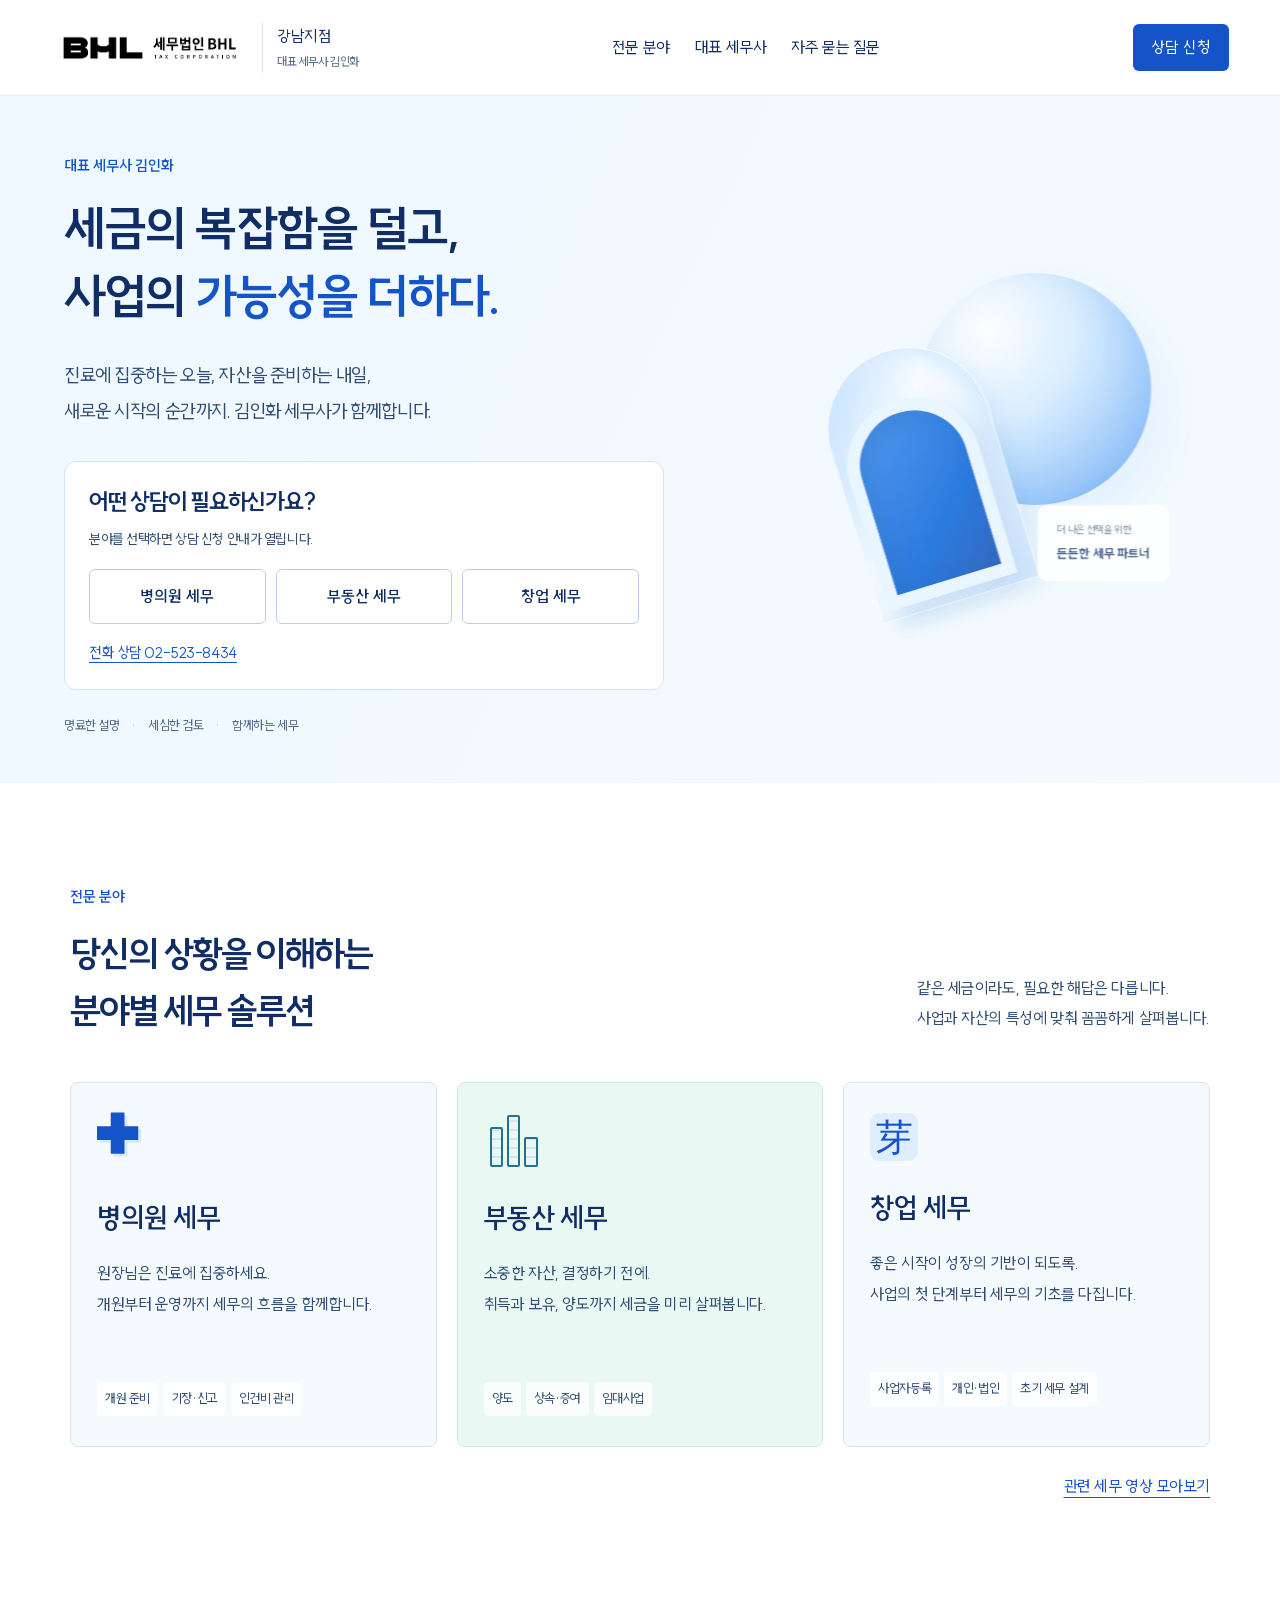
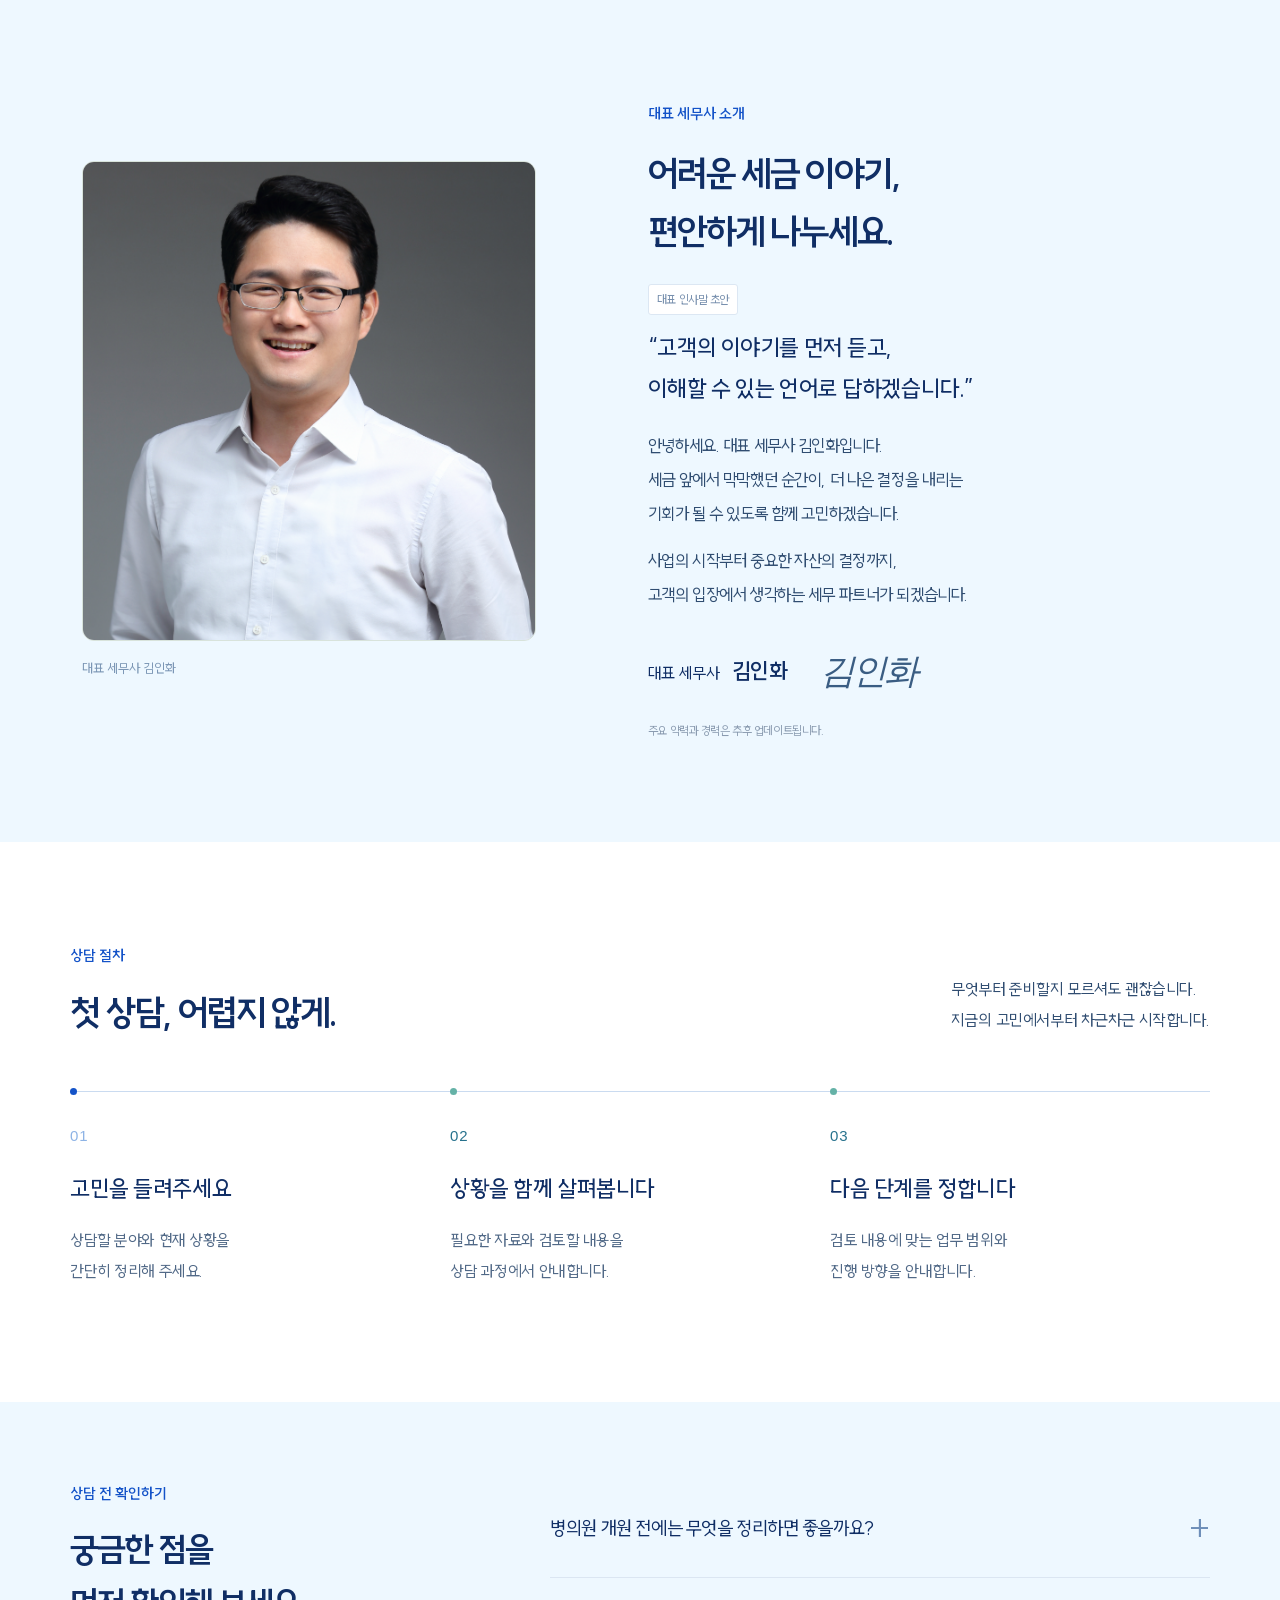
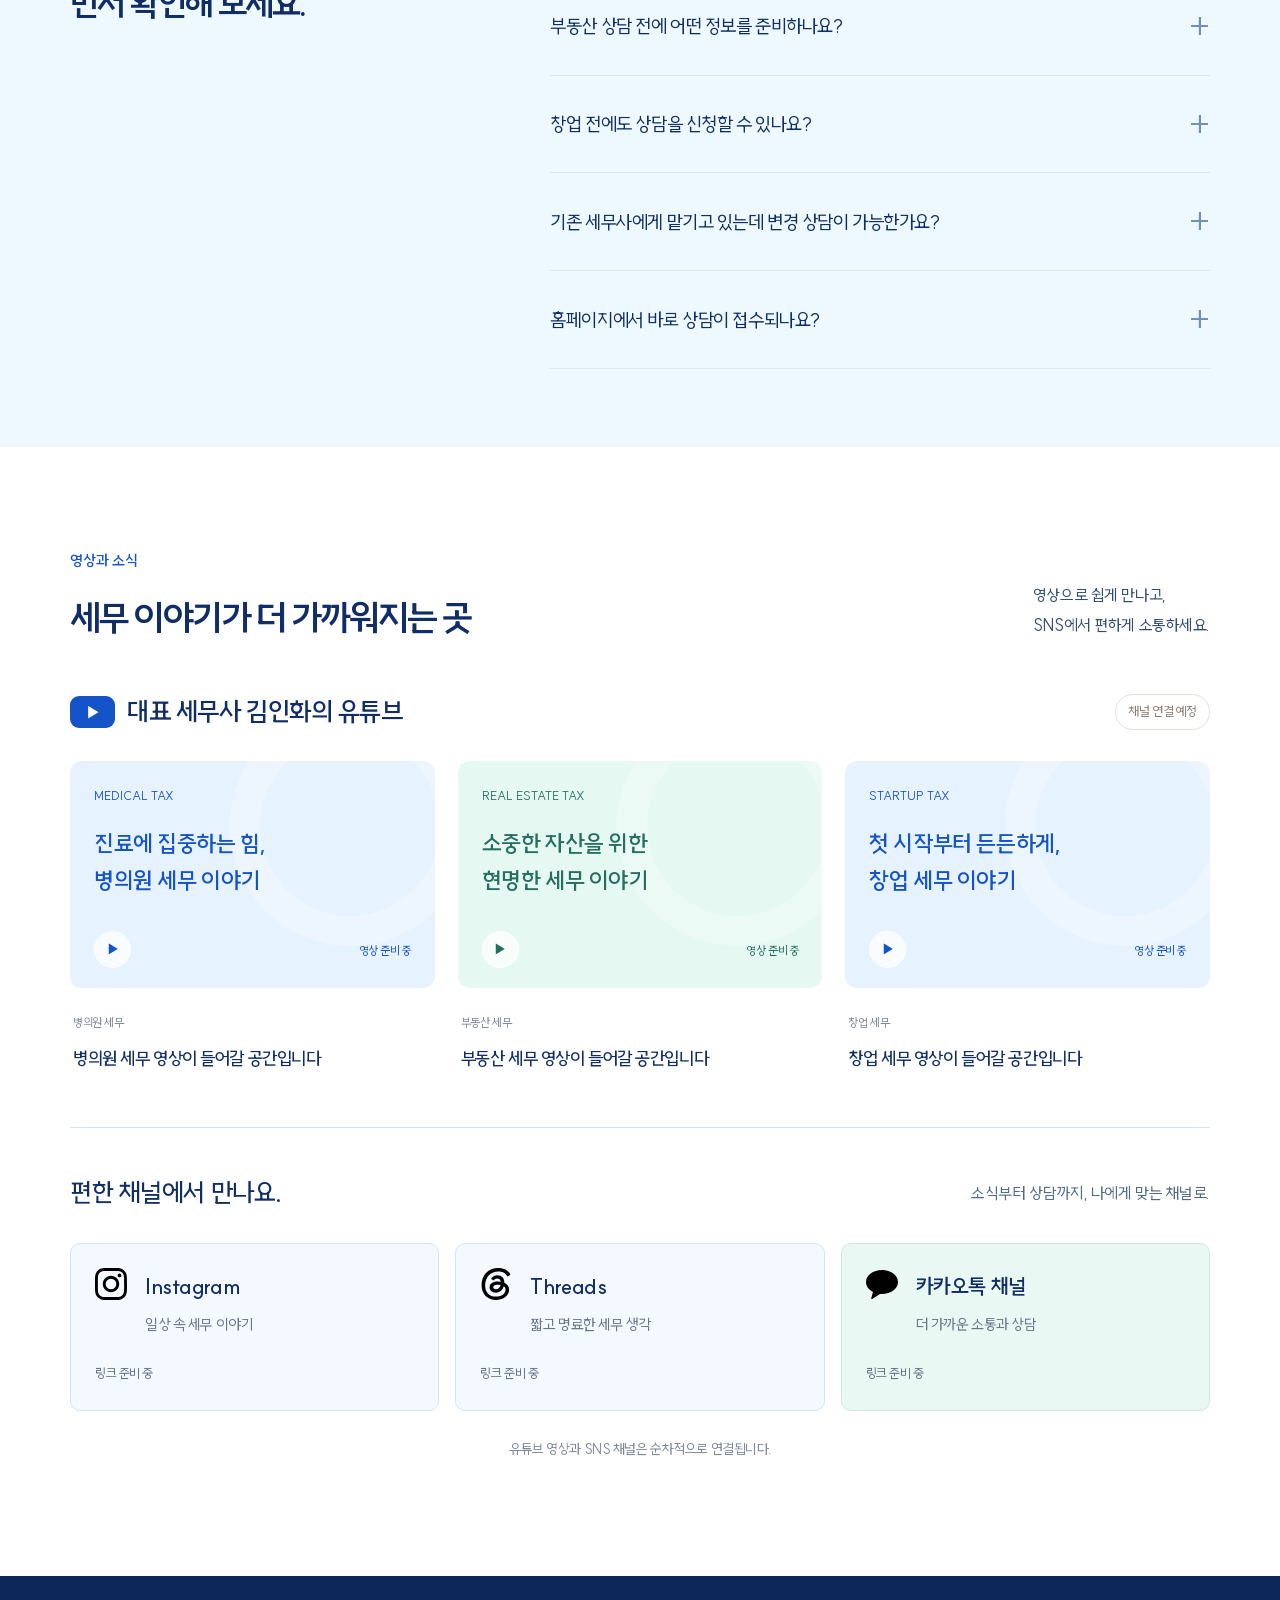
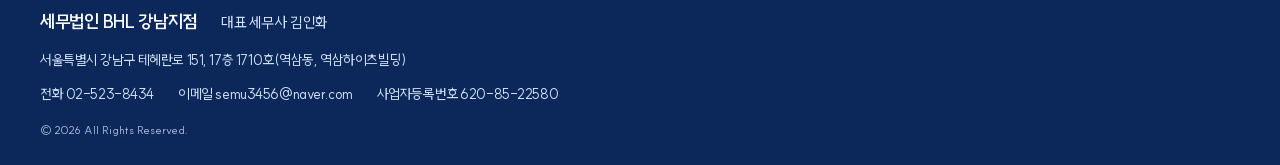
<file: index.html>
<!doctype html>
<html lang="ko"><head><meta charset="utf-8"><meta name="viewport" content="width=device-width,initial-scale=1"><title>대표 세무사 김인화 | 세무법인 BHL 강남지점</title><meta name="description" content="대표 세무사 김인화. 병의원 세무, 부동산 세무, 창업 세무를 이해하기 쉽게 안내합니다."><link rel="stylesheet" href="style.css"><link rel="icon" href="assets/bhl-logo-square.jpg"></head><body><a class="skip" href="#main">본문 바로가기</a>
<header><a class="brand" href="#" aria-label="BHL 홈"><img class="brand-logo" src="assets/bhl-banner.jpg" alt="세무법인 BHL" width="455" height="93"><span class="branch-label">강남지점<small>대표 세무사 김인화</small></span></a><nav id="nav" aria-label="주 메뉴"><a href="#services">전문 분야</a><a href="#about">대표 세무사</a><a href="#faq">자주 묻는 질문</a></nav><button class="button small desktop-cta" type="button" data-consult>상담 신청</button><button class="menu" aria-label="메뉴 열기" aria-expanded="false" aria-controls="nav">☰</button></header>
<main id="main"><section class="hero"><div class="hero-inner"><div class="hero-copy"><div class="eyebrow"><i></i> 대표 세무사 김인화</div><h1>세금의 복잡함을 덜고,<br>사업의 <em>가능성을 더하다.</em></h1><p>진료에 집중하는 오늘, 자산을 준비하는 내일,<br>새로운 시작의 순간까지.<br class="mobile"> 김인화 세무사가 함께합니다.</p><div class="consult-start"><h2>어떤 상담이 필요하신가요?</h2><p>분야를 선택하면 상담 신청 안내가 열립니다.</p><div class="consult-choices"><button type="button" data-consult="병의원 세무">병의원 세무</button><button type="button" data-consult="부동산 세무">부동산 세무</button><button type="button" data-consult="창업 세무">창업 세무</button></div><a class="hero-phone" href="tel:025238434">전화 상담 02-523-8434</a></div><div class="hero-note"><span>명료한 설명</span><b>·</b><span>세심한 검토</span><b>·</b><span>함께하는 세무</span></div></div><div class="hero-art" aria-hidden="true"><div class="orb"></div><div class="arch arch-one"></div><div class="arch arch-two"></div><div class="art-line"></div><div class="floating-label"><div>더 나은 선택을 위한<small>든든한 세무 파트너</small></div></div></div></div><div class="hero-bottom"><span>당신의 일에 집중하세요.<br><strong>세무는 김인화가 함께 고민합니다.</strong></span></div></section>
<section id="services" class="section"><div class="section-heading"><div><div class="eyebrow">전문 분야</div><h2>당신의 상황을 이해하는<br>분야별 세무 솔루션</h2></div><p>같은 세금이라도, 필요한 해답은 다릅니다.<br>사업과 자산의 특성에 맞춰 꼼꼼하게 살펴봅니다.</p></div><div class="services"><article class="service"><div class="service-icon medical">✚</div><h3>병의원 세무</h3><p>원장님은 진료에 집중하세요.<br>개원부터 운영까지 세무의 흐름을 함께합니다.</p><div class="tags"><span>개원 준비</span><span>기장·신고</span><span>인건비 관리</span></div></article><article class="service"><div class="service-icon building"><i></i><i></i><i></i></div><h3>부동산 세무</h3><p>소중한 자산, 결정하기 전에.<br>취득과 보유, 양도까지 세금을 미리 살펴봅니다.</p><div class="tags"><span>양도</span><span>상속·증여</span><span>임대사업</span></div></article><article class="service"><div class="service-icon startup" aria-hidden="true">芽</div><h3>창업 세무</h3><p>좋은 시작이 성장의 기반이 되도록.<br>사업의 첫 단계부터 세무의 기초를 다집니다.</p><div class="tags"><span>사업자등록</span><span>개인·법인</span><span>초기 세무 설계</span></div></article></div><p class="section-link"><a href="#contact">관련 세무 영상 모아보기</a></p></section>
<section class="about-wrap" id="about"><div class="section about"><div class="portrait"><div class="portrait-frame"><img class="profile-photo" src="assets/kim-inhwa.jpg" alt="대표 세무사 김인화" width="2105" height="2134" loading="lazy"></div><div class="portrait-tag">대표 세무사 김인화</div></div><div class="about-copy"><div class="eyebrow">대표 세무사 소개</div><h2>어려운 세금 이야기,<br><em>편안하게 나누세요.</em></h2><span class="draft-label">대표 인사말 초안</span><p class="quote">“고객의 이야기를 먼저 듣고,<br>이해할 수 있는 언어로 답하겠습니다.”</p><p>안녕하세요. 대표 세무사 김인화입니다.<br>세금 앞에서 막막했던 순간이, 더 나은 결정을 내리는<br class="wide"> 기회가 될 수 있도록 함께 고민하겠습니다.</p><p>사업의 시작부터 중요한 자산의 결정까지,<br>고객의 입장에서 생각하는 세무 파트너가 되겠습니다.</p><div class="signature"><span>대표 세무사 <strong>김인화</strong></span><span class="signature-script">김인화</span></div><div class="profile-note">주요 약력과 경력은 추후 업데이트됩니다.</div></div></div></section>
<section class="section" id="process"><div class="section-heading"><div><div class="eyebrow">상담 절차</div><h2>첫 상담, 어렵지 않게.</h2></div><p>무엇부터 준비할지 모르셔도 괜찮습니다.<br>지금의 고민에서부터 차근차근 시작합니다.</p></div><div class="steps"><article><span>01</span><h3>고민을 들려주세요</h3><p>상담할 분야와 현재 상황을<br>간단히 정리해 주세요.</p></article><article><span>02</span><h3>상황을 함께 살펴봅니다</h3><p>필요한 자료와 검토할 내용을<br>상담 과정에서 안내합니다.</p></article><article><span>03</span><h3>다음 단계를 정합니다</h3><p>검토 내용에 맞는 업무 범위와<br>진행 방향을 안내합니다.</p></article></div></section>
<section class="faq-wrap" id="faq"><div class="section faq"><div><div class="eyebrow">상담 전 확인하기</div><h2>궁금한 점을<br>먼저 확인해 보세요.</h2></div><div class="questions"><details><summary>병의원 개원 전에는 무엇을 정리하면 좋을까요?<span aria-hidden="true">+</span></summary><p>개원 예정일, 진료과, 임대차 계약 여부, 예상 인원, 의료장비 구입 계획을 적어두세요. 이미 운영 중이라면 최근 신고서와 매출·비용 현황이 도움이 됩니다. 첫 문의에서는 환자 정보가 포함된 자료를 보내지 않으셔도 됩니다.</p></details><details><summary>부동산 상담 전에 어떤 정보를 준비하나요?<span aria-hidden="true">+</span></summary><p>물건의 종류와 소재지, 취득 시기와 금액, 현재 소유 현황, 예정 거래와 시기를 정리해 주세요. 계약서나 등기 관련 자료가 있으면 보유 여부를 알려주세요. 주민등록번호와 계좌번호를 홈페이지에 입력할 필요는 없습니다.</p></details><details><summary>창업 전에도 상담을 신청할 수 있나요?<span aria-hidden="true">+</span></summary><p>네. 예정 업종, 사업장 소재지, 시작할 시기, 공동사업 여부, 예상 매출과 비용을 간단히 정리해 주세요. 개인사업자와 법인 중 고민 중이라면 아직 결정하지 않았다고 말씀해 주셔도 됩니다.</p></details><details><summary>기존 세무사에게 맡기고 있는데 변경 상담이 가능한가요?<span aria-hidden="true">+</span></summary><p>현재 맡기고 있는 업무, 최근 신고가 끝난 시점, 변경을 원하는 시기를 알려주세요. 기존 사무실의 장부와 신고서 등 인계 가능한 자료를 확인해 두면 상담에 도움이 됩니다.</p></details><details><summary>홈페이지에서 바로 상담이 접수되나요?<span aria-hidden="true">+</span></summary><p>상단에서 분야를 선택하면 준비사항과 전화 연결이 열립니다. 현재 홈페이지는 온라인 접수나 자료 업로드를 받지 않습니다. 전화 02-523-8434로 상담을 신청해 주세요. 비용과 업무 범위는 의뢰를 결정하기 전에 확인해 주세요.</p></details></div></div></section>
<section class="section media-section" id="contact"><div class="section-heading"><div><div class="eyebrow">영상과 소식</div><h2>세무 이야기가 더 가까워지는 곳</h2></div><p>영상으로 쉽게 만나고,<br>SNS에서 편하게 소통하세요.</p></div><div class="youtube-heading"><span class="youtube-badge">▶</span><h3>대표 세무사 김인화의 유튜브</h3><span class="coming">채널 연결 예정</span></div><div class="video-grid">
<article class="video-card"><div class="video-cover cover-medical"><span class="video-category">MEDICAL TAX</span><strong>진료에 집중하는 힘,<br>병의원 세무 이야기</strong><span class="play-icon">▶</span><small>영상 준비 중</small></div><div class="video-caption"><span>병의원 세무</span><h4>병의원 세무 영상이 들어갈 공간입니다</h4></div></article>
<article class="video-card"><div class="video-cover cover-estate"><span class="video-category">REAL ESTATE TAX</span><strong>소중한 자산을 위한<br>현명한 세무 이야기</strong><span class="play-icon">▶</span><small>영상 준비 중</small></div><div class="video-caption"><span>부동산 세무</span><h4>부동산 세무 영상이 들어갈 공간입니다</h4></div></article>
<article class="video-card"><div class="video-cover cover-startup"><span class="video-category">STARTUP TAX</span><strong>첫 시작부터 든든하게,<br>창업 세무 이야기</strong><span class="play-icon">▶</span><small>영상 준비 중</small></div><div class="video-caption"><span>창업 세무</span><h4>창업 세무 영상이 들어갈 공간입니다</h4></div></article></div>
<div class="social-heading"><h3>편한 채널에서 만나요.</h3><p>소식부터 상담까지, 나에게 맞는 채널로.</p></div><div class="social-grid"><div class="social-card instagram"><img class="social-logo" src="assets/instagram.svg" alt="Instagram" width="32" height="32"><div><h4>Instagram</h4><p>일상 속 세무 이야기</p></div><span class="social-state">링크 준비 중</span></div><div class="social-card threads"><img class="social-logo" src="assets/threads.svg" alt="Threads" width="32" height="32"><div><h4>Threads</h4><p>짧고 명료한 세무 생각</p></div><span class="social-state">링크 준비 중</span></div><div class="social-card kakao"><img class="social-logo" src="assets/kakao.svg" alt="카카오톡" width="32" height="32"><div><h4>카카오톡 채널</h4><p>더 가까운 소통과 상담</p></div><span class="social-state">링크 준비 중</span></div><div class="social-card more-social"><span class="social-symbol">＋</span><div><h4>더 많은 채널</h4><p>블로그 등 새로운 소식</p></div><span class="social-state">추가 예정</span></div></div><p class="channel-note">유튜브 영상과 SNS 채널은 순차적으로 연결됩니다.</p></section>
</main><footer class="simple-footer"><div class="footer-shell"><p class="office-name">세무법인 BHL 강남지점 <span>대표 세무사 김인화</span></p><address>서울특별시 강남구 테헤란로 151, 17층 1710호(역삼동, 역삼하이츠빌딩)</address><div class="office-contacts"><a href="tel:025238434">전화 02-523-8434</a><a href="mailto:semu3456@naver.com">이메일 semu3456@naver.com</a><span>사업자등록번호 620-85-22580</span></div><p class="office-copyright">© 2026 All Rights Reserved.</p></div></footer><button class="mobile-contact" type="button" data-consult>상담 신청</button><dialog id="consult-dialog" aria-labelledby="consult-title"><div class="dialog-heading"><span>대표 세무사 김인화</span><button type="button" id="close-consult" aria-label="상담 신청 창 닫기">닫기</button></div><h2 id="consult-title">상담 신청</h2><p>상담 분야를 고르고, 전화로 편하게 문의해 주세요.</p><label for="consult-field">상담 분야</label><select id="consult-field"><option>병의원 세무</option><option>부동산 세무</option><option>창업 세무</option><option>기타 세무 상담</option></select><div class="preparation"><h3>미리 정리하면 좋은 내용</h3><p id="consult-preparation"></p></div><label for="consult-note">상담 메모 <small>선택 · 이 창에서만 사용</small></label><textarea id="consult-note" rows="3" maxlength="1500" placeholder="궁금한 점만 간단히 적어두세요. 주민등록번호·계좌번호·환자정보는 입력하지 마세요."></textarea><div class="dialog-actions"><a class="button" href="tel:025238434">전화로 상담 신청</a><button class="secondary-button" type="button" id="copy-note">상담 메모 복사</button></div><p class="dialog-phone">전화번호 02-523-8434</p><p class="privacy-note">입력 내용은 서버로 전송하거나 브라우저에 저장하지 않습니다. 창을 닫으면 메모가 지워집니다. 복사를 누른 경우에만 클립보드에 복사됩니다.</p><p id="consult-status" role="status"></p></dialog><script src="script.js" defer></script></body></html>
</file>
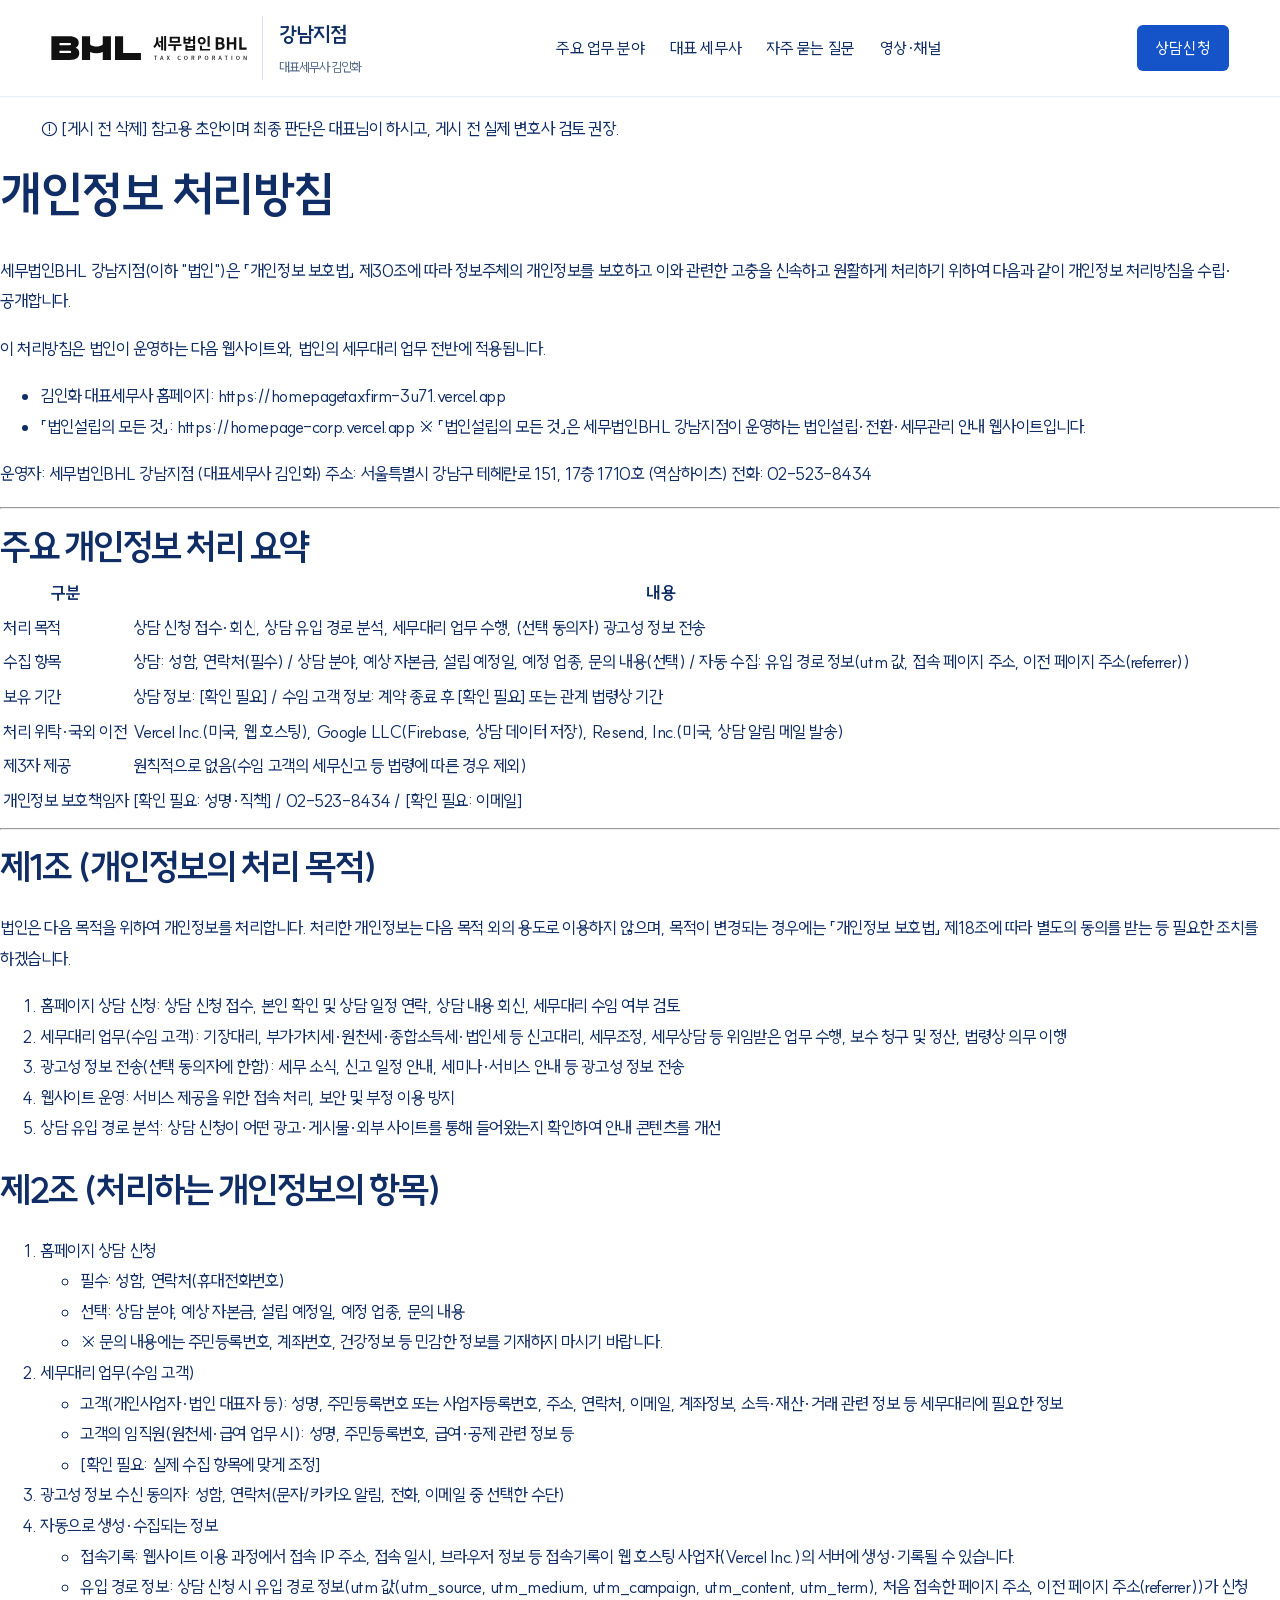
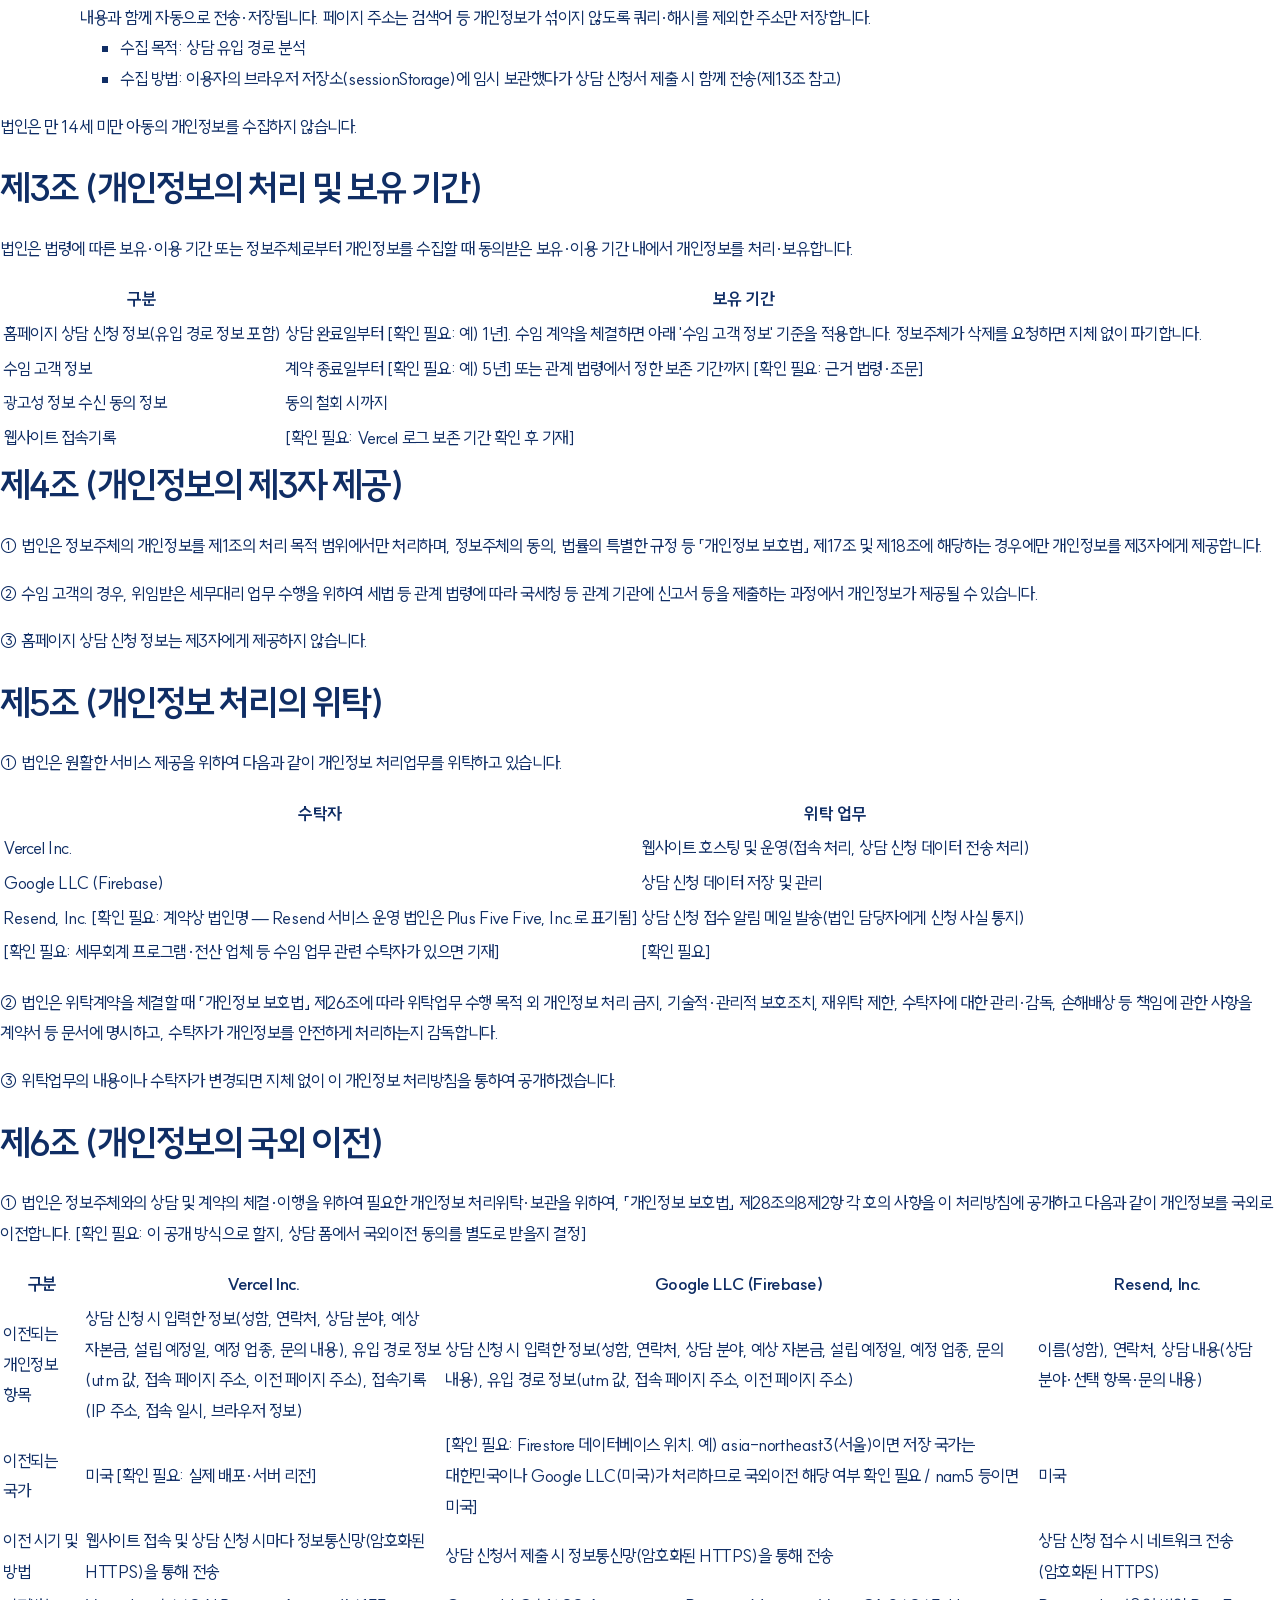
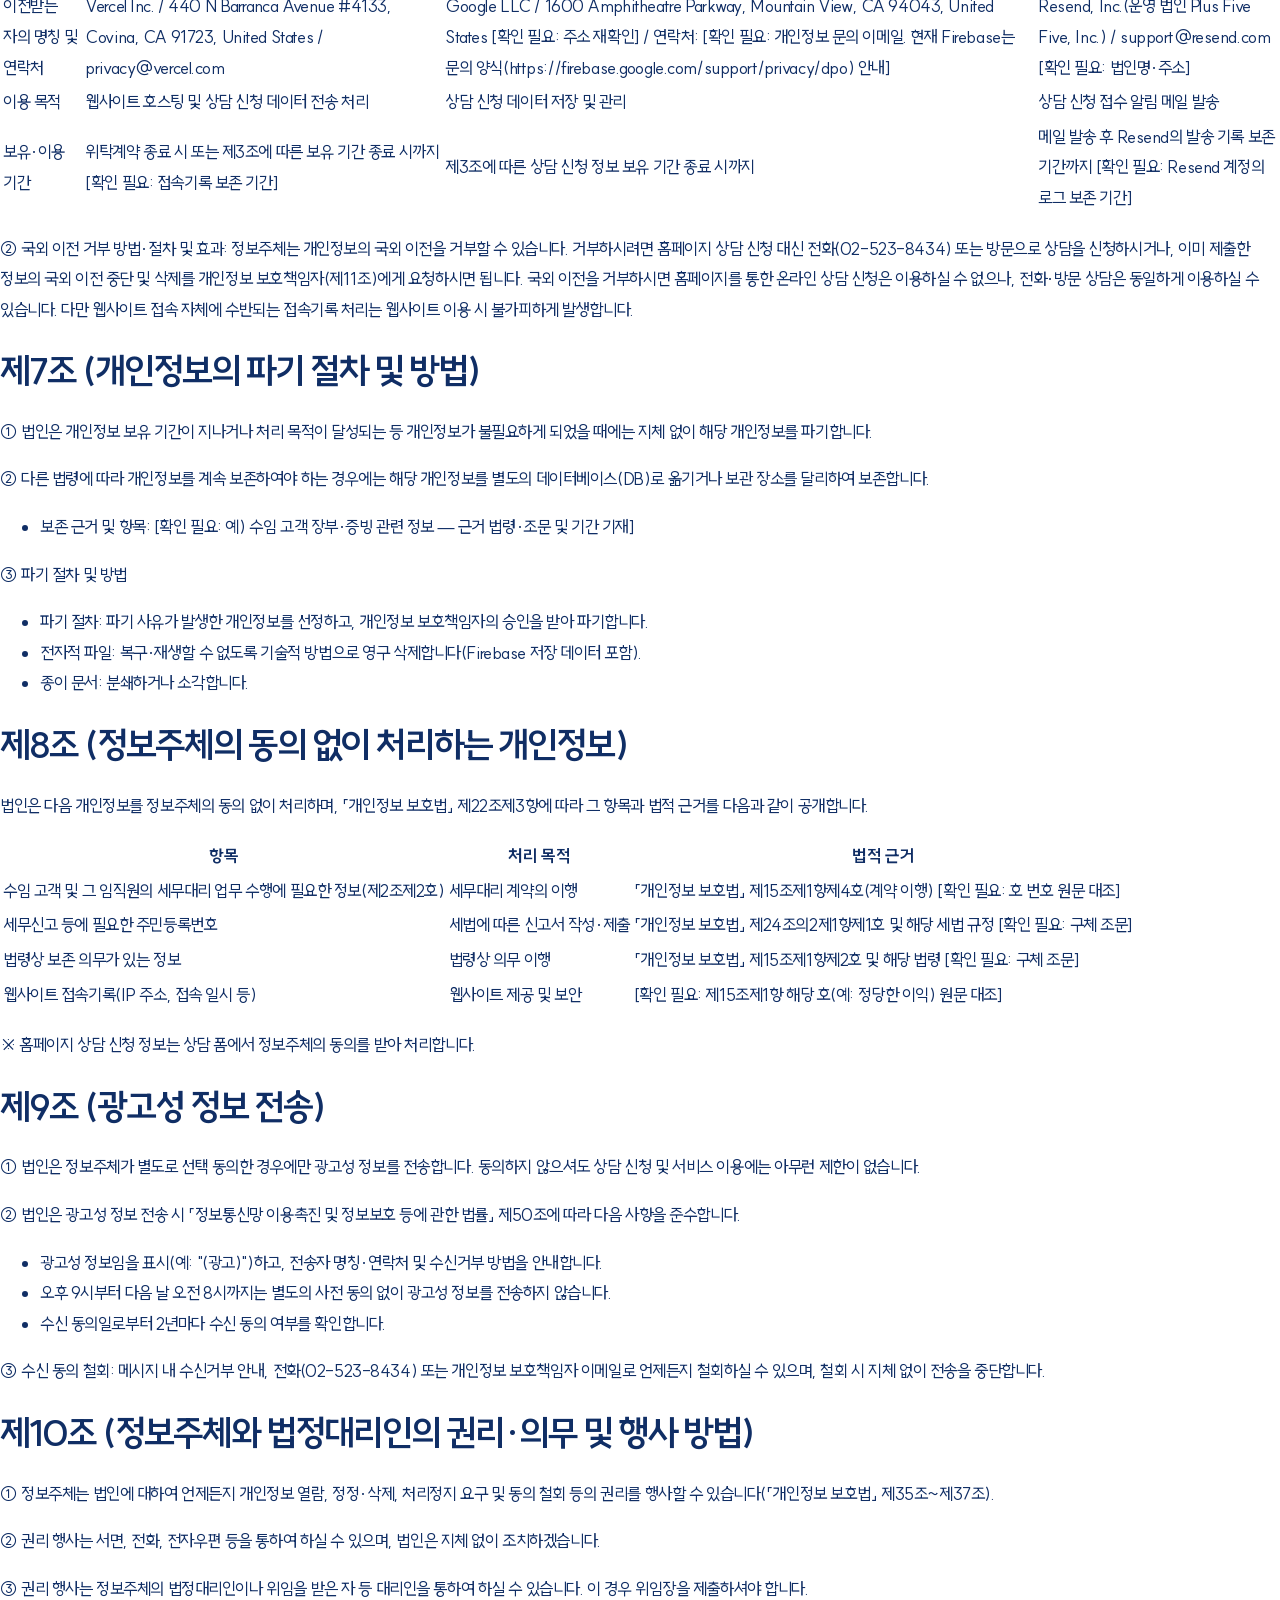
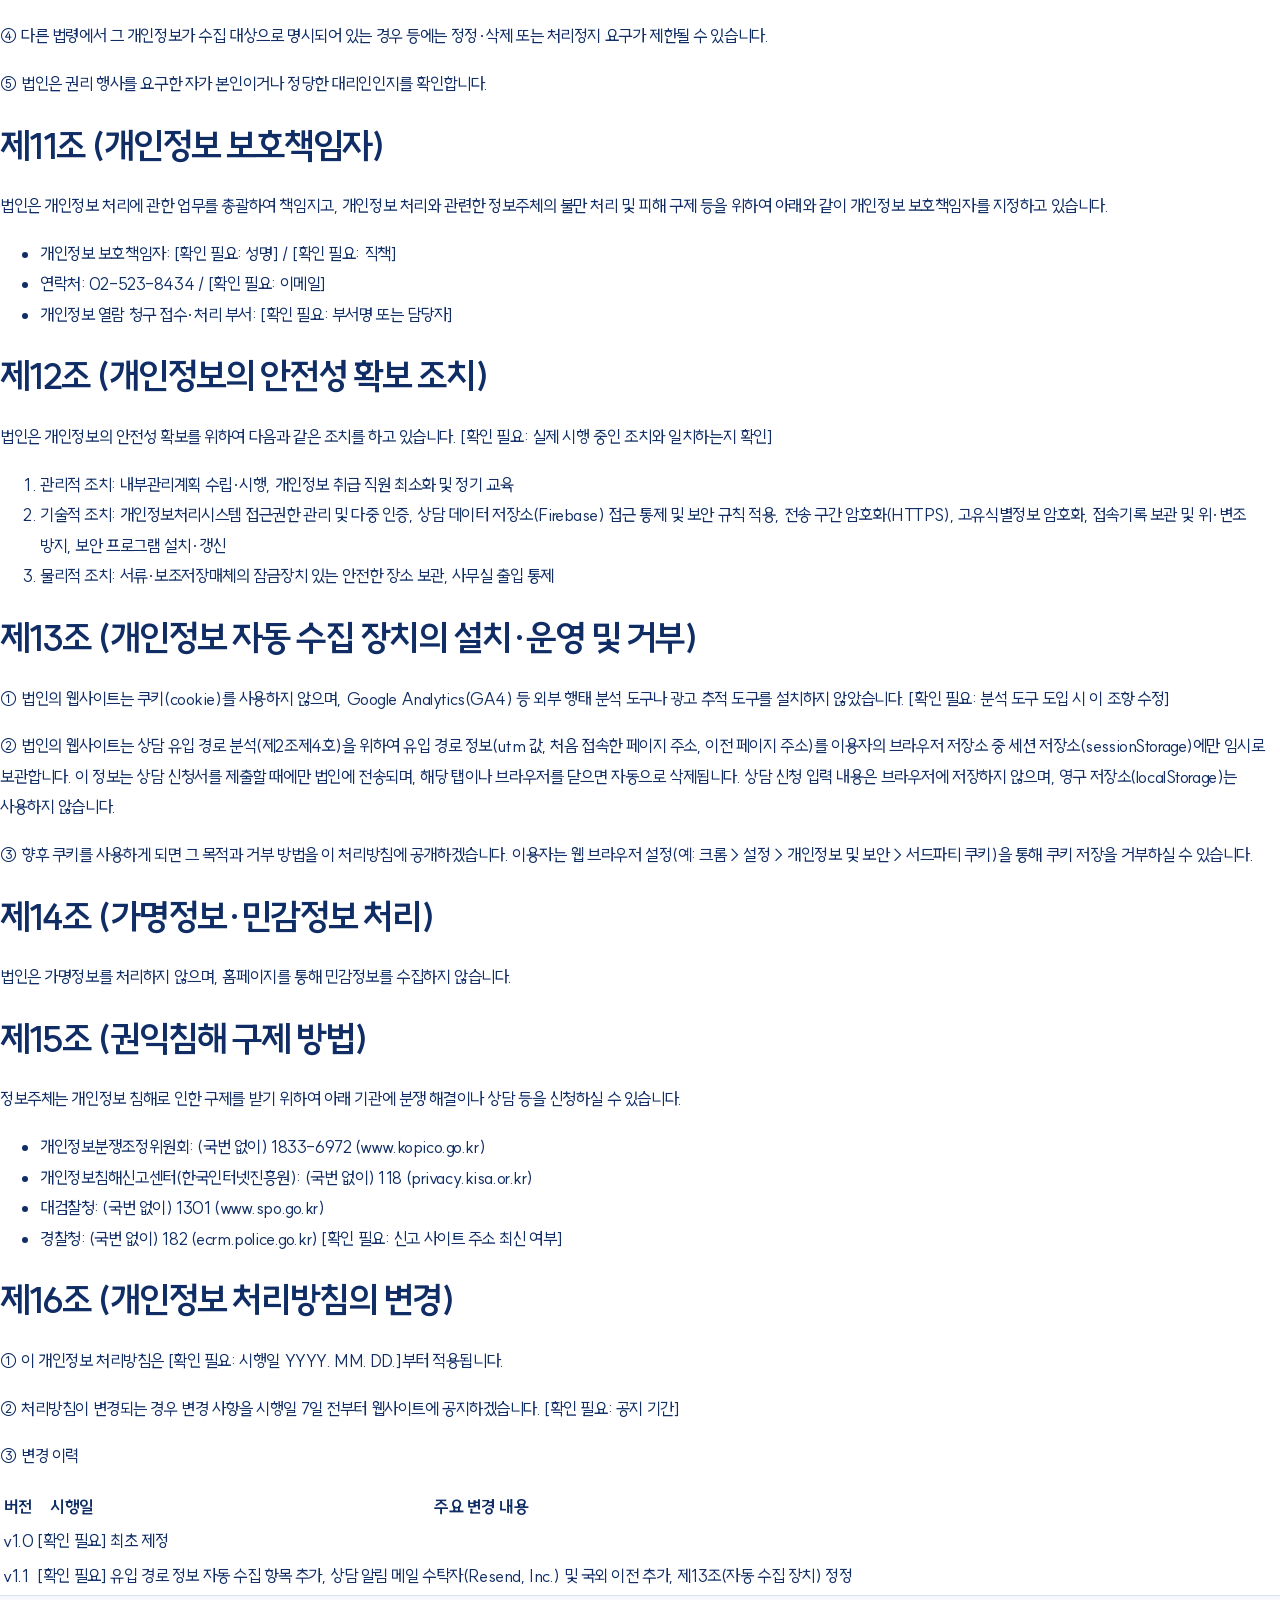
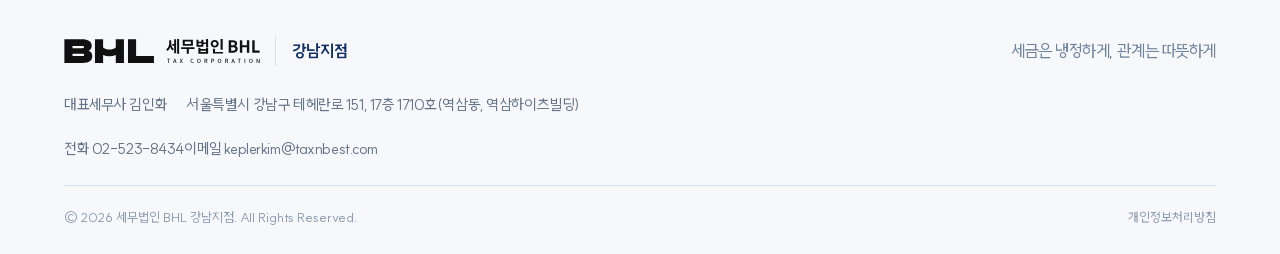
<file: privacy.html>
<!doctype html>
<html lang="ko"><head><meta charset="utf-8"><meta name="viewport" content="width=device-width,initial-scale=1"><title>개인정보 처리방침 | 세무법인 BHL 강남지점</title><meta name="description" content="세무법인BHL 강남지점 개인정보 처리방침(참고용 초안)"><link rel="preload" href="assets/fonts/SUIT-Variable.woff2" as="font" type="font/woff2" crossorigin><link rel="stylesheet" href="style.css"></head><body id="top">
<header><a class="brand" href="/" aria-label="세무법인 BHL 강남지점 처음으로"><img class="brand-logo" src="assets/logo-dark.svg" alt="세무법인 BHL" width="168" height="21"><span class="brandtext">강남지점<small>대표세무사 김인화</small></span></a><nav id="nav" aria-label="주 메뉴"><a href="/#services">주요 업무 분야</a><a href="/#about">대표 세무사</a><a href="/#faq">자주 묻는 질문</a><a href="/#contact">영상·채널</a></nav><button class="button small desktop-cta" type="button" data-consult>상담신청</button><button class="menu" type="button" aria-label="메뉴 열기" aria-expanded="false" aria-controls="nav">☰</button></header>
<main><section class="policy"><article class="policy-body">
<blockquote>
<p>⚠️ <strong>[게시 전 삭제] 참고용 초안이며 최종 판단은 대표님이 하시고, 게시 전 실제 변호사 검토 권장.</strong></p>
</blockquote>
<h1>개인정보 처리방침</h1>
<p>세무법인BHL 강남지점(이하 &quot;법인&quot;)은 「개인정보 보호법」 제30조에 따라 정보주체의 개인정보를 보호하고 이와 관련한 고충을 신속하고 원활하게 처리하기 위하여 다음과 같이 개인정보 처리방침을 수립·공개합니다.</p>
<p>이 처리방침은 법인이 운영하는 다음 웹사이트와, 법인의 세무대리 업무 전반에 적용됩니다.</p>
<ul>
<li>김인화 대표세무사 홈페이지: <a href="https://homepagetaxfirm-3u71.vercel.app">https://homepagetaxfirm-3u71.vercel.app</a></li>
<li>「법인설립의 모든 것」: <a href="https://homepage-corp.vercel.app">https://homepage-corp.vercel.app</a>
※ 「법인설립의 모든 것」은 세무법인BHL 강남지점이 운영하는 법인설립·전환·세무관리 안내 웹사이트입니다.</li>
</ul>
<p><strong>운영자</strong>: 세무법인BHL 강남지점 (대표세무사 김인화)
<strong>주소</strong>: 서울특별시 강남구 테헤란로 151, 17층 1710호 (역삼하이츠)
<strong>전화</strong>: 02-523-8434</p>
<hr>
<h2>주요 개인정보 처리 요약</h2>
<table>
<thead>
<tr>
<th>구분</th>
<th>내용</th>
</tr>
</thead>
<tbody><tr>
<td>처리 목적</td>
<td>상담 신청 접수·회신, 상담 유입 경로 분석, 세무대리 업무 수행, (선택 동의자) 광고성 정보 전송</td>
</tr>
<tr>
<td>수집 항목</td>
<td>상담: 성함, 연락처(필수) / 상담 분야, 예상 자본금, 설립 예정일, 예정 업종, 문의 내용(선택) / 자동 수집: 유입 경로 정보(utm 값, 접속 페이지 주소, 이전 페이지 주소(referrer))</td>
</tr>
<tr>
<td>보유 기간</td>
<td>상담 정보: [확인 필요] / 수임 고객 정보: 계약 종료 후 [확인 필요] 또는 관계 법령상 기간</td>
</tr>
<tr>
<td>처리 위탁·국외 이전</td>
<td>Vercel Inc.(미국, 웹 호스팅), Google LLC(Firebase, 상담 데이터 저장), Resend, Inc.(미국, 상담 알림 메일 발송)</td>
</tr>
<tr>
<td>제3자 제공</td>
<td>원칙적으로 없음(수임 고객의 세무신고 등 법령에 따른 경우 제외)</td>
</tr>
<tr>
<td>개인정보 보호책임자</td>
<td>[확인 필요: 성명·직책] / 02-523-8434 / [확인 필요: 이메일]</td>
</tr>
</tbody></table>
<hr>
<h2>제1조 (개인정보의 처리 목적)</h2>
<p>법인은 다음 목적을 위하여 개인정보를 처리합니다. 처리한 개인정보는 다음 목적 외의 용도로 이용하지 않으며, 목적이 변경되는 경우에는 「개인정보 보호법」 제18조에 따라 별도의 동의를 받는 등 필요한 조치를 하겠습니다.</p>
<ol>
<li><strong>홈페이지 상담 신청</strong>: 상담 신청 접수, 본인 확인 및 상담 일정 연락, 상담 내용 회신, 세무대리 수임 여부 검토</li>
<li><strong>세무대리 업무(수임 고객)</strong>: 기장대리, 부가가치세·원천세·종합소득세·법인세 등 신고대리, 세무조정, 세무상담 등 위임받은 업무 수행, 보수 청구 및 정산, 법령상 의무 이행</li>
<li><strong>광고성 정보 전송(선택 동의자에 한함)</strong>: 세무 소식, 신고 일정 안내, 세미나·서비스 안내 등 광고성 정보 전송</li>
<li><strong>웹사이트 운영</strong>: 서비스 제공을 위한 접속 처리, 보안 및 부정 이용 방지</li>
<li><strong>상담 유입 경로 분석</strong>: 상담 신청이 어떤 광고·게시물·외부 사이트를 통해 들어왔는지 확인하여 안내 콘텐츠를 개선</li>
</ol>
<h2>제2조 (처리하는 개인정보의 항목)</h2>
<ol>
<li><strong>홈페이지 상담 신청</strong><ul>
<li>필수: 성함, 연락처(휴대전화번호)</li>
<li>선택: 상담 분야, 예상 자본금, 설립 예정일, 예정 업종, 문의 내용</li>
<li>※ 문의 내용에는 주민등록번호, 계좌번호, 건강정보 등 민감한 정보를 기재하지 마시기 바랍니다.</li>
</ul>
</li>
<li><strong>세무대리 업무(수임 고객)</strong><ul>
<li>고객(개인사업자·법인 대표자 등): 성명, 주민등록번호 또는 사업자등록번호, 주소, 연락처, 이메일, 계좌정보, 소득·재산·거래 관련 정보 등 세무대리에 필요한 정보</li>
<li>고객의 임직원(원천세·급여 업무 시): 성명, 주민등록번호, 급여·공제 관련 정보 등</li>
<li>[확인 필요: 실제 수집 항목에 맞게 조정]</li>
</ul>
</li>
<li><strong>광고성 정보 수신 동의자</strong>: 성함, 연락처(문자/카카오 알림, 전화, 이메일 중 선택한 수단)</li>
<li><strong>자동으로 생성·수집되는 정보</strong><ul>
<li>접속기록: 웹사이트 이용 과정에서 접속 IP 주소, 접속 일시, 브라우저 정보 등 접속기록이 웹 호스팅 사업자(Vercel Inc.)의 서버에 생성·기록될 수 있습니다.</li>
<li>유입 경로 정보: 상담 신청 시 유입 경로 정보(utm 값(utm_source, utm_medium, utm_campaign, utm_content, utm_term), 처음 접속한 페이지 주소, 이전 페이지 주소(referrer))가 신청 내용과 함께 자동으로 전송·저장됩니다. 페이지 주소는 검색어 등 개인정보가 섞이지 않도록 쿼리·해시를 제외한 주소만 저장합니다.<ul>
<li>수집 목적: 상담 유입 경로 분석</li>
<li>수집 방법: 이용자의 브라우저 저장소(sessionStorage)에 임시 보관했다가 상담 신청서 제출 시 함께 전송(제13조 참고)</li>
</ul>
</li>
</ul>
</li>
</ol>
<p>법인은 만 14세 미만 아동의 개인정보를 수집하지 않습니다.</p>
<h2>제3조 (개인정보의 처리 및 보유 기간)</h2>
<p>법인은 법령에 따른 보유·이용 기간 또는 정보주체로부터 개인정보를 수집할 때 동의받은 보유·이용 기간 내에서 개인정보를 처리·보유합니다.</p>
<table>
<thead>
<tr>
<th>구분</th>
<th>보유 기간</th>
</tr>
</thead>
<tbody><tr>
<td>홈페이지 상담 신청 정보(유입 경로 정보 포함)</td>
<td>상담 완료일부터 [확인 필요: 예) 1년]. 수임 계약을 체결하면 아래 &#39;수임 고객 정보&#39; 기준을 적용합니다. 정보주체가 삭제를 요청하면 지체 없이 파기합니다.</td>
</tr>
<tr>
<td>수임 고객 정보</td>
<td>계약 종료일부터 [확인 필요: 예) 5년] 또는 관계 법령에서 정한 보존 기간까지 [확인 필요: 근거 법령·조문]</td>
</tr>
<tr>
<td>광고성 정보 수신 동의 정보</td>
<td>동의 철회 시까지</td>
</tr>
<tr>
<td>웹사이트 접속기록</td>
<td>[확인 필요: Vercel 로그 보존 기간 확인 후 기재]</td>
</tr>
</tbody></table>
<h2>제4조 (개인정보의 제3자 제공)</h2>
<p>① 법인은 정보주체의 개인정보를 제1조의 처리 목적 범위에서만 처리하며, 정보주체의 동의, 법률의 특별한 규정 등 「개인정보 보호법」 제17조 및 제18조에 해당하는 경우에만 개인정보를 제3자에게 제공합니다.</p>
<p>② 수임 고객의 경우, 위임받은 세무대리 업무 수행을 위하여 세법 등 관계 법령에 따라 국세청 등 관계 기관에 신고서 등을 제출하는 과정에서 개인정보가 제공될 수 있습니다.</p>
<p>③ 홈페이지 상담 신청 정보는 제3자에게 제공하지 않습니다.</p>
<h2>제5조 (개인정보 처리의 위탁)</h2>
<p>① 법인은 원활한 서비스 제공을 위하여 다음과 같이 개인정보 처리업무를 위탁하고 있습니다.</p>
<table>
<thead>
<tr>
<th>수탁자</th>
<th>위탁 업무</th>
</tr>
</thead>
<tbody><tr>
<td>Vercel Inc.</td>
<td>웹사이트 호스팅 및 운영(접속 처리, 상담 신청 데이터 전송 처리)</td>
</tr>
<tr>
<td>Google LLC (Firebase)</td>
<td>상담 신청 데이터 저장 및 관리</td>
</tr>
<tr>
<td>Resend, Inc. [확인 필요: 계약상 법인명 — Resend 서비스 운영 법인은 Plus Five Five, Inc.로 표기됨]</td>
<td>상담 신청 접수 알림 메일 발송(법인 담당자에게 신청 사실 통지)</td>
</tr>
<tr>
<td>[확인 필요: 세무회계 프로그램·전산 업체 등 수임 업무 관련 수탁자가 있으면 기재]</td>
<td>[확인 필요]</td>
</tr>
</tbody></table>
<p>② 법인은 위탁계약을 체결할 때 「개인정보 보호법」 제26조에 따라 위탁업무 수행 목적 외 개인정보 처리 금지, 기술적·관리적 보호조치, 재위탁 제한, 수탁자에 대한 관리·감독, 손해배상 등 책임에 관한 사항을 계약서 등 문서에 명시하고, 수탁자가 개인정보를 안전하게 처리하는지 감독합니다.</p>
<p>③ 위탁업무의 내용이나 수탁자가 변경되면 지체 없이 이 개인정보 처리방침을 통하여 공개하겠습니다.</p>
<h2>제6조 (개인정보의 국외 이전)</h2>
<p>① 법인은 정보주체와의 상담 및 계약의 체결·이행을 위하여 필요한 개인정보 처리위탁·보관을 위하여, 「개인정보 보호법」 제28조의8제2항 각 호의 사항을 이 처리방침에 공개하고 다음과 같이 개인정보를 국외로 이전합니다. [확인 필요: 이 공개 방식으로 할지, 상담 폼에서 국외이전 동의를 별도로 받을지 결정]</p>
<table>
<thead>
<tr>
<th>구분</th>
<th>Vercel Inc.</th>
<th>Google LLC (Firebase)</th>
<th>Resend, Inc.</th>
</tr>
</thead>
<tbody><tr>
<td>이전되는 개인정보 항목</td>
<td>상담 신청 시 입력한 정보(성함, 연락처, 상담 분야, 예상 자본금, 설립 예정일, 예정 업종, 문의 내용), 유입 경로 정보(utm 값, 접속 페이지 주소, 이전 페이지 주소), 접속기록(IP 주소, 접속 일시, 브라우저 정보)</td>
<td>상담 신청 시 입력한 정보(성함, 연락처, 상담 분야, 예상 자본금, 설립 예정일, 예정 업종, 문의 내용), 유입 경로 정보(utm 값, 접속 페이지 주소, 이전 페이지 주소)</td>
<td>이름(성함), 연락처, 상담 내용(상담 분야·선택 항목·문의 내용)</td>
</tr>
<tr>
<td>이전되는 국가</td>
<td>미국 [확인 필요: 실제 배포·서버 리전]</td>
<td>[확인 필요: Firestore 데이터베이스 위치. 예) asia-northeast3(서울)이면 저장 국가는 대한민국이나 Google LLC(미국)가 처리하므로 국외이전 해당 여부 확인 필요 / nam5 등이면 미국]</td>
<td>미국</td>
</tr>
<tr>
<td>이전 시기 및 방법</td>
<td>웹사이트 접속 및 상담 신청 시마다 정보통신망(암호화된 HTTPS)을 통해 전송</td>
<td>상담 신청서 제출 시 정보통신망(암호화된 HTTPS)을 통해 전송</td>
<td>상담 신청 접수 시 네트워크 전송(암호화된 HTTPS)</td>
</tr>
<tr>
<td>이전받는 자의 명칭 및 연락처</td>
<td>Vercel Inc. / 440 N Barranca Avenue #4133, Covina, CA 91723, United States / <a href="mailto:privacy@vercel.com">privacy@vercel.com</a></td>
<td>Google LLC / 1600 Amphitheatre Parkway, Mountain View, CA 94043, United States [확인 필요: 주소 재확인] / 연락처: [확인 필요: 개인정보 문의 이메일. 현재 Firebase는 문의 양식(<a href="https://firebase.google.com/support/privacy/dpo">https://firebase.google.com/support/privacy/dpo</a>) 안내]</td>
<td>Resend, Inc.(운영 법인 Plus Five Five, Inc.) / <a href="mailto:support@resend.com">support@resend.com</a> [확인 필요: 법인명·주소]</td>
</tr>
<tr>
<td>이용 목적</td>
<td>웹사이트 호스팅 및 상담 신청 데이터 전송 처리</td>
<td>상담 신청 데이터 저장 및 관리</td>
<td>상담 신청 접수 알림 메일 발송</td>
</tr>
<tr>
<td>보유·이용 기간</td>
<td>위탁계약 종료 시 또는 제3조에 따른 보유 기간 종료 시까지 [확인 필요: 접속기록 보존 기간]</td>
<td>제3조에 따른 상담 신청 정보 보유 기간 종료 시까지</td>
<td>메일 발송 후 Resend의 발송 기록 보존 기간까지 [확인 필요: Resend 계정의 로그 보존 기간]</td>
</tr>
</tbody></table>
<p>② <strong>국외 이전 거부 방법·절차 및 효과</strong>: 정보주체는 개인정보의 국외 이전을 거부할 수 있습니다. 거부하시려면 홈페이지 상담 신청 대신 전화(02-523-8434) 또는 방문으로 상담을 신청하시거나, 이미 제출한 정보의 국외 이전 중단 및 삭제를 개인정보 보호책임자(제11조)에게 요청하시면 됩니다. 국외 이전을 거부하시면 홈페이지를 통한 온라인 상담 신청은 이용하실 수 없으나, 전화·방문 상담은 동일하게 이용하실 수 있습니다. 다만 웹사이트 접속 자체에 수반되는 접속기록 처리는 웹사이트 이용 시 불가피하게 발생합니다.</p>
<h2>제7조 (개인정보의 파기 절차 및 방법)</h2>
<p>① 법인은 개인정보 보유 기간이 지나거나 처리 목적이 달성되는 등 개인정보가 불필요하게 되었을 때에는 지체 없이 해당 개인정보를 파기합니다.</p>
<p>② 다른 법령에 따라 개인정보를 계속 보존하여야 하는 경우에는 해당 개인정보를 별도의 데이터베이스(DB)로 옮기거나 보관 장소를 달리하여 보존합니다.</p>
<ul>
<li>보존 근거 및 항목: [확인 필요: 예) 수임 고객 장부·증빙 관련 정보 — 근거 법령·조문 및 기간 기재]</li>
</ul>
<p>③ 파기 절차 및 방법</p>
<ul>
<li>파기 절차: 파기 사유가 발생한 개인정보를 선정하고, 개인정보 보호책임자의 승인을 받아 파기합니다.</li>
<li>전자적 파일: 복구·재생할 수 없도록 기술적 방법으로 영구 삭제합니다(Firebase 저장 데이터 포함).</li>
<li>종이 문서: 분쇄하거나 소각합니다.</li>
</ul>
<h2>제8조 (정보주체의 동의 없이 처리하는 개인정보)</h2>
<p>법인은 다음 개인정보를 정보주체의 동의 없이 처리하며, 「개인정보 보호법」 제22조제3항에 따라 그 항목과 법적 근거를 다음과 같이 공개합니다.</p>
<table>
<thead>
<tr>
<th>항목</th>
<th>처리 목적</th>
<th>법적 근거</th>
</tr>
</thead>
<tbody><tr>
<td>수임 고객 및 그 임직원의 세무대리 업무 수행에 필요한 정보(제2조제2호)</td>
<td>세무대리 계약의 이행</td>
<td>「개인정보 보호법」 제15조제1항제4호(계약 이행) [확인 필요: 호 번호 원문 대조]</td>
</tr>
<tr>
<td>세무신고 등에 필요한 주민등록번호</td>
<td>세법에 따른 신고서 작성·제출</td>
<td>「개인정보 보호법」 제24조의2제1항제1호 및 해당 세법 규정 [확인 필요: 구체 조문]</td>
</tr>
<tr>
<td>법령상 보존 의무가 있는 정보</td>
<td>법령상 의무 이행</td>
<td>「개인정보 보호법」 제15조제1항제2호 및 해당 법령 [확인 필요: 구체 조문]</td>
</tr>
<tr>
<td>웹사이트 접속기록(IP 주소, 접속 일시 등)</td>
<td>웹사이트 제공 및 보안</td>
<td>[확인 필요: 제15조제1항 해당 호(예: 정당한 이익) 원문 대조]</td>
</tr>
</tbody></table>
<p>※ 홈페이지 상담 신청 정보는 상담 폼에서 정보주체의 동의를 받아 처리합니다.</p>
<h2>제9조 (광고성 정보 전송)</h2>
<p>① 법인은 정보주체가 별도로 선택 동의한 경우에만 광고성 정보를 전송합니다. 동의하지 않으셔도 상담 신청 및 서비스 이용에는 아무런 제한이 없습니다.</p>
<p>② 법인은 광고성 정보 전송 시 「정보통신망 이용촉진 및 정보보호 등에 관한 법률」 제50조에 따라 다음 사항을 준수합니다.</p>
<ul>
<li>광고성 정보임을 표시(예: &quot;(광고)&quot;)하고, 전송자 명칭·연락처 및 수신거부 방법을 안내합니다.</li>
<li>오후 9시부터 다음 날 오전 8시까지는 별도의 사전 동의 없이 광고성 정보를 전송하지 않습니다.</li>
<li>수신 동의일로부터 2년마다 수신 동의 여부를 확인합니다.</li>
</ul>
<p>③ 수신 동의 철회: 메시지 내 수신거부 안내, 전화(02-523-8434) 또는 개인정보 보호책임자 이메일로 언제든지 철회하실 수 있으며, 철회 시 지체 없이 전송을 중단합니다.</p>
<h2>제10조 (정보주체와 법정대리인의 권리·의무 및 행사 방법)</h2>
<p>① 정보주체는 법인에 대하여 언제든지 개인정보 열람, 정정·삭제, 처리정지 요구 및 동의 철회 등의 권리를 행사할 수 있습니다(「개인정보 보호법」 제35조~제37조).</p>
<p>② 권리 행사는 서면, 전화, 전자우편 등을 통하여 하실 수 있으며, 법인은 지체 없이 조치하겠습니다.</p>
<p>③ 권리 행사는 정보주체의 법정대리인이나 위임을 받은 자 등 대리인을 통하여 하실 수 있습니다. 이 경우 위임장을 제출하셔야 합니다.</p>
<p>④ 다른 법령에서 그 개인정보가 수집 대상으로 명시되어 있는 경우 등에는 정정·삭제 또는 처리정지 요구가 제한될 수 있습니다.</p>
<p>⑤ 법인은 권리 행사를 요구한 자가 본인이거나 정당한 대리인인지를 확인합니다.</p>
<h2>제11조 (개인정보 보호책임자)</h2>
<p>법인은 개인정보 처리에 관한 업무를 총괄하여 책임지고, 개인정보 처리와 관련한 정보주체의 불만 처리 및 피해 구제 등을 위하여 아래와 같이 개인정보 보호책임자를 지정하고 있습니다.</p>
<ul>
<li>개인정보 보호책임자: [확인 필요: 성명] / [확인 필요: 직책]</li>
<li>연락처: 02-523-8434 / [확인 필요: 이메일]</li>
<li>개인정보 열람 청구 접수·처리 부서: [확인 필요: 부서명 또는 담당자]</li>
</ul>
<h2>제12조 (개인정보의 안전성 확보 조치)</h2>
<p>법인은 개인정보의 안전성 확보를 위하여 다음과 같은 조치를 하고 있습니다. [확인 필요: 실제 시행 중인 조치와 일치하는지 확인]</p>
<ol>
<li>관리적 조치: 내부관리계획 수립·시행, 개인정보 취급 직원 최소화 및 정기 교육</li>
<li>기술적 조치: 개인정보처리시스템 접근권한 관리 및 다중 인증, 상담 데이터 저장소(Firebase) 접근 통제 및 보안 규칙 적용, 전송 구간 암호화(HTTPS), 고유식별정보 암호화, 접속기록 보관 및 위·변조 방지, 보안 프로그램 설치·갱신</li>
<li>물리적 조치: 서류·보조저장매체의 잠금장치 있는 안전한 장소 보관, 사무실 출입 통제</li>
</ol>
<h2>제13조 (개인정보 자동 수집 장치의 설치·운영 및 거부)</h2>
<p>① 법인의 웹사이트는 쿠키(cookie)를 사용하지 않으며, Google Analytics(GA4) 등 외부 행태 분석 도구나 광고 추적 도구를 설치하지 않았습니다. [확인 필요: 분석 도구 도입 시 이 조항 수정]</p>
<p>② 법인의 웹사이트는 상담 유입 경로 분석(제2조제4호)을 위하여 유입 경로 정보(utm 값, 처음 접속한 페이지 주소, 이전 페이지 주소)를 이용자의 브라우저 저장소 중 세션 저장소(sessionStorage)에만 임시로 보관합니다. 이 정보는 상담 신청서를 제출할 때에만 법인에 전송되며, 해당 탭이나 브라우저를 닫으면 자동으로 삭제됩니다. 상담 신청 입력 내용은 브라우저에 저장하지 않으며, 영구 저장소(localStorage)는 사용하지 않습니다.</p>
<p>③ 향후 쿠키를 사용하게 되면 그 목적과 거부 방법을 이 처리방침에 공개하겠습니다. 이용자는 웹 브라우저 설정(예: 크롬 &gt; 설정 &gt; 개인정보 및 보안 &gt; 서드파티 쿠키)을 통해 쿠키 저장을 거부하실 수 있습니다.</p>
<h2>제14조 (가명정보·민감정보 처리)</h2>
<p>법인은 가명정보를 처리하지 않으며, 홈페이지를 통해 민감정보를 수집하지 않습니다.</p>
<h2>제15조 (권익침해 구제 방법)</h2>
<p>정보주체는 개인정보 침해로 인한 구제를 받기 위하여 아래 기관에 분쟁 해결이나 상담 등을 신청하실 수 있습니다.</p>
<ul>
<li>개인정보분쟁조정위원회: (국번 없이) 1833-6972 (<a href="http://www.kopico.go.kr">www.kopico.go.kr</a>)</li>
<li>개인정보침해신고센터(한국인터넷진흥원): (국번 없이) 118 (privacy.kisa.or.kr)</li>
<li>대검찰청: (국번 없이) 1301 (<a href="http://www.spo.go.kr">www.spo.go.kr</a>)</li>
<li>경찰청: (국번 없이) 182 (ecrm.police.go.kr) [확인 필요: 신고 사이트 주소 최신 여부]</li>
</ul>
<h2>제16조 (개인정보 처리방침의 변경)</h2>
<p>① 이 개인정보 처리방침은 [확인 필요: 시행일 YYYY. MM. DD.]부터 적용됩니다.</p>
<p>② 처리방침이 변경되는 경우 변경 사항을 시행일 7일 전부터 웹사이트에 공지하겠습니다. [확인 필요: 공지 기간]</p>
<p>③ 변경 이력</p>
<table>
<thead>
<tr>
<th>버전</th>
<th>시행일</th>
<th>주요 변경 내용</th>
</tr>
</thead>
<tbody><tr>
<td>v1.0</td>
<td>[확인 필요]</td>
<td>최초 제정</td>
</tr>
<tr>
<td>v1.1</td>
<td>[확인 필요]</td>
<td>유입 경로 정보 자동 수집 항목 추가, 상담 알림 메일 수탁자(Resend, Inc.) 및 국외 이전 추가, 제13조(자동 수집 장치) 정정</td>
</tr>
</tbody></table>
</article></section>
</main><footer><div class="footer-top"><a class="brand" href="/" aria-label="세무법인 BHL 강남지점 처음으로"><img class="brand-logo" src="assets/logo-dark.svg" alt="세무법인 BHL" width="152" height="19"><span class="brandtext">강남지점</span></a><span class="footer-tagline">세금은 냉정하게, 관계는 따뜻하게</span></div><div class="footer-info"><p class="footer-line"><strong>대표세무사 김인화</strong><span>서울특별시 강남구 테헤란로 151, 17층 1710호(역삼동, 역삼하이츠빌딩)</span></p><p class="footer-line"><a href="tel:025238434">전화 02-523-8434</a><a href="mailto:keplerkim@taxnbest.com">이메일 keplerkim@taxnbest.com</a></p></div><div class="footer-bottom"><span>© 2026 세무법인 BHL 강남지점. All Rights Reserved.</span><a class="footer-privacy" href="/privacy">개인정보처리방침</a></div></footer><button class="mobile-contact" type="button" data-consult>상담신청</button><script src="script.js"></script><script src="consult.js"></script></body></html>
</file>
<file: style.css>
500;600;700;800&display=swap');
:root{--blue:#1265dd;--navy:#142b49;--muted:#647387;--line:#e1e8ef;--pale:#f3f8fe}*{box-sizing:border-box}html{scroll-behavior:smooth;scroll-padding-top:95px}body{margin:0;color:var(--navy);font-family:'Noto Sans KR',Arial,sans-serif;letter-spacing:-.035em;-webkit-font-smoothing:antialiased}a{color:inherit;text-decoration:none}button,select{font:inherit}button,a,summary,select{-webkit-tap-highlight-color:transparent}a:focus-visible,button:focus-visible,select:focus-visible,summary:focus-visible{outline:3px solid #609eff;outline-offset:5px}header{height:94px;display:flex;align-items:center;justify-content:space-between;padding:0 max(5vw,24px);background:#ffffffed;position:sticky;top:0;z-index:10;border-bottom:1px solid #e8eff7;backdrop-filter:blur(12px)}.brand{display:flex;align-items:center;gap:16px}.brandmark{font-size:57.2px;font-weight:800;letter-spacing:-4px;color:var(--blue);line-height:1}.brandmark>span{color:#87bbff}.brandtext{font-size:20.8px;font-weight:700;letter-spacing:-.05em;border-left:1px solid #d6e1ec;padding-left:16px}.brandtext small{display:block;font-size:13px;color:var(--muted);margin-top:3px;font-weight:400}nav{display:flex;gap:35px;font-size:18.2px}nav a:hover,.text-link:hover{color:var(--blue)}.button{border:0;background:var(--blue);color:white;display:inline-flex;align-items:center;justify-content:space-between;gap:30px;min-height:56px;padding:16px 24px;border-radius:6px;font-size:18.2px;font-weight:600;cursor:pointer;transition:background .2s,transform .2s}.button:hover{background:#074fac;transform:translateY(-2px)}.button span{font-size:26px;font-weight:400}.button.small{min-height:43px;padding:9px 18px;font-size:16.9px}.menu{display:none}.hero{background:#edf5ff;position:relative;overflow:hidden}.hero-inner{max-width:1360px;margin:auto;min-height:602px;display:grid;grid-template-columns:1.2fr 1fr;align-items:center;padding:70px 5vw 40px}.eyebrow{font-size:13px;letter-spacing:1.8px;font-weight:700;color:var(--blue);margin-bottom:24px;display:flex;align-items:center;gap:9px}.eyebrow i{width:6px;height:6px;border-radius:50%;background:var(--blue)}h1{font-size:clamp(44.2px,4.745vw,72.8px);line-height:1.4;letter-spacing:-.065em;margin:0 0 26px;font-weight:600}em{font-style:normal;color:var(--blue)}.hero-copy{position:relative;z-index:2}.hero p{font-size:19.5px;line-height:1.9;color:var(--muted);margin:0 0 32px}.hero-actions{display:flex;gap:26px;align-items:center}.text-link{font-size:16.9px}.text-link span{padding-left:8px}.hero-note{display:flex;gap:13px;align-items:center;margin-top:42px;font-size:14.3px;color:#637b97}.hero-note b{font-weight:400;color:#afc4de}.hero-art{position:relative;height:460px;isolation:isolate}.orb{width:290px;height:290px;border-radius:50%;background:radial-gradient(circle at 30% 25%,#fff 0,#d5eaff 38%,#8fc1fa 75%,#4389e1 100%);position:absolute;top:15px;right:5%;box-shadow:inset -20px -10px 40px #4794ee20,20px 30px 60px #83b7f22b}.arch{position:absolute;border-radius:150px 150px 0 0;transform:rotate(-17deg);box-shadow:inset -12px 4px 22px #d3e8ff,15px 15px 20px #5596df14}.arch-one{width:205px;height:326px;background:linear-gradient(120deg,#b2d7ff,#f8fcff 40%,#d2e8ff);top:105px;left:55px;border:1px solid #fff}.arch-two{width:168px;height:250px;top:169px;left:74px;background:linear-gradient(135deg,#3b8cf0,#0863da 65%,#1251b6);border:16px solid #e8f4ff;box-shadow:inset 10px 10px 30px #00469f50,12px 20px 30px #4684cc30}.art-line{position:absolute;bottom:27px;left:10px;right:-20px;height:1px;background:linear-gradient(90deg,transparent,#b7d4f4,transparent);transform:rotate(-17deg)}.floating-label{position:absolute;right:0;bottom:60px;background:#ffffffd9;backdrop-filter:blur(10px);padding:18px 24px;border:1px solid white;border-radius:12px;display:flex;align-items:center;gap:14px;box-shadow:0 12px 50px #4979b21c;font-size:14.3px;color:#69819e;transform:rotate(-5deg)}.floating-label small{display:block;font-size:19.5px;color:#22538c;margin-top:5px;font-weight:600}.mini-mark{background:#e0efff;color:var(--blue);border-radius:50%;width:37px;height:37px;display:grid;place-items:center;font-size:31.2px}.art-caption{position:absolute;right:5px;bottom:3px;font-size:11.7px;letter-spacing:2px;color:#7899c0}.hero-bottom{border-top:1px solid #d8e6f6;max-width:1220px;margin:auto;padding:22px 0;display:flex;justify-content:space-between;align-items:center;font-size:13px;color:#6c84a0;line-height:1.8}.hero-bottom strong{font-weight:500;color:#385a82}.hero-bottom a{font-size:11.7px;letter-spacing:1.5px}.hero-bottom a span{margin-left:24px}.section{max-width:1200px;margin:0 auto;padding:100px 30px}.section-heading{display:flex;justify-content:space-between;align-items:flex-end;margin-bottom:42px}.section-heading .eyebrow{margin-bottom:15px}h2{font-size:44.2px;line-height:1.5;font-weight:600;letter-spacing:-.055em;margin:0}.section-heading p{font-size:16.9px;color:var(--muted);line-height:1.9;margin:0 0 6px}.services{display:grid;grid-template-columns:repeat(3,1fr);gap:20px}.service{border:1px solid var(--line);padding:27px 26px 0;border-radius:10px;transition:background .2s,border .2s,transform .2s}.service:hover{border-color:#8dbbfa;background:#f5f9ff;transform:translateY(-5px)}.service-top{display:flex;justify-content:space-between;font-size:11.7px;letter-spacing:1.2px;color:#8295ac}.service-top>span:last-child{font-size:27.3px;color:var(--blue)}.service-icon{height:58px;width:60px;margin:27px 0 22px;color:var(--blue);font-size:62.4px;line-height:1;text-shadow:3px 3px #d9eafe}.medical{font-size:66.3px}.building{display:flex;gap:4px;align-items:flex-end;padding:4px 6px}.building i{width:14px;height:40px;border:2px solid #1670e4;background:repeating-linear-gradient(0deg,transparent 0 7px,#bad8fc 7px 9px);border-radius:2px}.building i:nth-child(2){height:52px}.building i:last-child{height:30px}.startup{font-size:83.2px}.service h3{font-size:29.9px;margin:0 0 15px;font-weight:600}.service p{font-size:15.6px;line-height:1.9;color:var(--muted);margin:0}.tags{display:flex;flex-wrap:wrap;gap:5px;margin:24px 0 26px}.tags span{font-size:13px;background:#f0f5fb;color:#6c839f;border-radius:4px;padding:5px 8px}.service-bottom{border-top:1px solid var(--line);display:flex;justify-content:space-between;padding:18px 0;font-size:14.3px;color:#3e6088}.about-wrap{background:#f5f8fc}.about{display:grid;grid-template-columns:.85fr 1fr;gap:100px;align-items:center}.portrait{padding:0 12px}.portrait-frame{height:420px;background:#e2ebf5;position:relative;border-radius:150px 150px 8px 8px;overflow:hidden;border:1px solid #d5e3f2}.portrait-frame:before{content:'';position:absolute;width:260px;height:260px;border:1px solid #c5d8ed;border-radius:50%;left:50%;top:80px;transform:translateX(-50%)}.portrait-monogram{position:absolute;font-size:286px;letter-spacing:-24px;font-family:Georgia,serif;color:#cbdced;left:50%;top:40%;transform:translate(-50%,-50%)}.portrait-monogram span{font-style:italic;color:#b8d1ed}.portrait-placeholder{position:absolute;bottom:40px;left:0;right:0;display:flex;align-items:center;flex-direction:column;color:#819ab6;font-size:16.9px;gap:10px}.portrait-placeholder small{font-size:13px}.portrait-tag{margin-top:16px;font-size:11.7px;letter-spacing:1.8px;display:flex;justify-content:space-between;color:#7b96b5}.about-copy .eyebrow{margin-bottom:18px}.about-copy h2{font-size:41.6px;margin-bottom:22px}.draft-label{display:inline-block;font-size:11.7px;background:white;color:#7890ae;padding:4px 8px;border:1px solid #dce7f3;border-radius:3px}.about-copy .quote{font-size:23.4px;color:#385a80;line-height:1.8;margin:12px 0 19px;font-weight:500}.about-copy p{font-size:15.6px;color:var(--muted);line-height:2;margin:13px 0}.signature{display:flex;align-items:center;gap:32px;margin-top:28px;font-size:14.3px}.signature strong{font-size:22.1px;margin-left:9px;font-weight:500}.signature-script{font-size:35.1px;font-style:italic;letter-spacing:-3px;color:#3a5d83;font-family:serif}.profile-note{font-size:13px;color:#8a9bb0;margin-top:17px}.steps{display:grid;grid-template-columns:repeat(3,1fr);margin-top:50px}.steps article{position:relative;border-top:1px solid #cadbf0;padding:28px 30px 0 0}.steps article:before{content:'';width:7px;height:7px;position:absolute;top:-4px;left:0;background:var(--blue);border-radius:50%}.steps article>span{color:#8db3e5;font-size:16.9px;font-family:Arial;letter-spacing:1px}.steps h3{font-size:23.4px;font-weight:500;margin:17px 0 11px}.steps p{font-size:15.6px;line-height:1.9;color:var(--muted)}.faq-wrap{background:#f7faff}.faq{display:grid;grid-template-columns:1fr 1.4fr;gap:70px;padding-top:78px;padding-bottom:78px}.faq h2{font-size:37.7px}.faq .eyebrow{font-size:11.7px}details{border-bottom:1px solid #dbe6f2}summary{list-style:none;cursor:pointer;padding:22px 0;font-size:18.2px;display:flex;justify-content:space-between;align-items:center;gap:18px}summary::-webkit-details-marker{display:none}summary span{font-size:29.9px;color:#6e8fb9;font-weight:400}details[open] summary span{transform:rotate(45deg)}details p{font-size:15.6px;line-height:1.9;color:var(--muted);padding-right:28px;margin:0 0 24px}.contact{display:grid;grid-template-columns:1fr .85fr;gap:100px;align-items:center}.contact h2{font-size:49.4px}.contact p{font-size:16.9px;line-height:1.9;color:var(--muted)}.contact-panel{padding:30px;background:#f3f8ff;border:1px solid #dce9fa;border-radius:12px}.contact-panel label{font-size:18.2px;font-weight:600;display:block;margin-bottom:16px}select{padding:14px 12px;background:white;border:1px solid #d6e3f4;border-radius:5px;color:#466381;width:100%;font-size:16.9px;margin-bottom:12px}.contact-panel .button{width:100%;font-size:16.9px}.contact-panel .contact-status{display:flex;align-items:center;justify-content:center;gap:6px;font-size:14.3px;margin:18px 0 3px}.contact-status i{width:5px;height:5px;background:#9eb5d2;border-radius:50%}.contact-panel>small{display:block;text-align:center;font-size:13px;color:#7e94af;line-height:1.7}#preparation{margin-top:18px;padding-top:15px;border-top:1px solid #d3e3f7;font-size:15.6px;line-height:1.8;color:#3e6089}footer{background:#f6f8fb;border-top:1px solid var(--line);padding:40px max(5vw,30px) 25px}.footer-top{display:flex;align-items:center;justify-content:space-between}.footer-top>.brand .brandmark{font-size:45.5px}.footer-top>.brand .brandtext{font-size:16.9px}.footer-top>span{font-size:15.6px;color:#6f839d}.footer-top>a:last-child{font-size:13px;color:#6f839d}.footer-info{font-size:13px;color:#8493a6;margin-top:30px;line-height:1.8}.footer-info span{margin-left:20px}.footer-bottom{margin-top:22px;border-top:1px solid var(--line);padding-top:20px;font-size:11.7px;color:#8b9aaf;display:flex;justify-content:space-between;letter-spacing:0}.mobile,.mobile-contact{display:none}@media(min-width:1500px){.hero-inner{padding-left:60px;padding-right:60px}}@media(max-width:1050px){nav{gap:19px}header{padding:0 26px}.hero-inner{padding-left:35px;padding-right:35px}.hero-art{transform:scale(.85);transform-origin:center right}.hero-bottom{margin:0 35px}.about{gap:50px}.contact{gap:50px}.hero-actions{gap:15px}.hero-actions .button{padding:14px 18px;gap:15px}.section{padding-top:80px;padding-bottom:80px}.service{padding-left:20px;padding-right:20px}}@media(max-width:760px){header{height:75px;padding:0 22px}.brandmark{font-size:46.8px}.brandtext{font-size:16.9px;padding-left:12px}.brand{gap:12px}.brandtext small{font-size:11.7px}.desktop-cta{display:none}.menu{display:block;background:none;border:0;color:var(--navy);font-size:29.9px;padding:8px}nav{display:none;position:absolute;top:75px;left:0;right:0;background:white;padding:23px;box-shadow:0 10px 15px #254e7710;flex-direction:column;gap:24px}nav.open{display:flex}.hero-inner{grid-template-columns:1fr;padding:52px 24px 10px;min-height:0}.eyebrow{font-size:11.7px;letter-spacing:1.5px;margin-bottom:21px}h1{font-size:46.8px;line-height:1.43}.hero p{font-size:16.9px;line-height:1.9;margin-bottom:25px}.hero-actions{gap:20px}.hero-actions .button{font-size:15.6px;gap:15px;min-height:51px;padding:13px 16px}.text-link{font-size:14.3px}.hero-note{margin-top:25px;font-size:13px;gap:10px}.hero-art{height:330px;max-width:390px;width:100%;margin:-5px auto 0;transform:scale(.78);transform-origin:50% 40%}.orb{width:250px;height:250px;top:20px;right:-5px}.arch-one{height:275px;width:180px;top:65px;left:30px}.arch-two{height:215px;width:145px;top:108px;left:49px}.floating-label{bottom:0;right:-15px}.art-caption{bottom:-35px}.hero-bottom{margin:0 24px;padding:18px 0}.hero-bottom>a{font-size:9.1px;letter-spacing:.7px}.hero-bottom>a span{margin-left:5px}.hero-bottom>span{font-size:11.7px}.section{padding:62px 24px}.section-heading{display:block;margin-bottom:28px}h2{font-size:35.1px}.section-heading p{font-size:15.6px;margin-top:18px}.services{grid-template-columns:1fr;gap:16px}.service{padding:22px 24px 0;position:relative}.service-icon{position:absolute;right:28px;top:56px;margin:0;transform:scale(.8)}.service h3{margin-top:18px;font-size:28.6px}.service p{font-size:15.6px}.tags{margin:18px 0 20px}.service-bottom{padding:16px 0}.about{grid-template-columns:1fr;gap:35px}.portrait{max-width:340px;width:100%;margin:0 auto;padding:0 16px}.portrait-frame{height:350px}.about-copy h2{font-size:36.4px}.about-copy .quote{font-size:23.4px}.about-copy p{font-size:16.9px}.steps{grid-template-columns:1fr;margin-top:35px}.steps article{padding:0 0 27px 28px;border-top:0;border-left:1px solid #cadbf0}.steps article:before{left:-4px;top:4px}.steps h3{margin-top:8px;font-size:22.1px}.steps p{margin:8px 0 0}.steps article:last-child{padding-bottom:0;border-left-color:transparent}.faq{grid-template-columns:1fr;gap:23px}.faq h2{font-size:35.1px}.faq .eyebrow{margin-bottom:17px}summary{font-size:16.9px;padding:20px 0}.contact{grid-template-columns:1fr;gap:25px}.contact h2{font-size:41.6px}.contact-panel{padding:24px}.contact .eyebrow{font-size:10.4px}footer{padding:32px 24px 90px}.footer-top{flex-wrap:wrap;gap:25px}.footer-top>span{display:none}.footer-info span{display:block;margin:8px 0 0}.footer-bottom{flex-direction:column;gap:10px;font-size:10.4px}.mobile{display:block}.mobile-contact{display:flex;position:fixed;bottom:14px;left:20px;right:20px;background:var(--blue);color:white;z-index:9;justify-content:space-between;align-items:center;padding:14px 22px;border-radius:7px;box-shadow:0 5px 20px #0b56bb30;font-size:16.9px}.mobile-contact span{font-size:26px}html{scroll-padding-top:88px}}@media(prefers-reduced-motion:reduce){html{scroll-behavior:auto}*{transition:none!important}}
@media(max-width:760px){h1{font-size:clamp(33.8px,9.75vw,44.2px)}}

/* Five-color palette: blue, mint, coral, lavender and warm ivory. */
:root{--mint:#148574;--coral:#b95545;--lavender:#7955ad;--ivory:#faf5e9}
.hero{background:linear-gradient(120deg,#eff6ff 30%,#f0f8f4 72%,#faf5e9)}
.services .service:nth-child(1){background:#eef8f4;border-color:#d1e8df}.services .service:nth-child(1) .service-icon,.services .service:nth-child(1) .service-top>span:last-child{color:var(--mint)}
.services .service:nth-child(2){background:#f4f0fa;border-color:#e1d7ee}.services .service:nth-child(2) .service-top>span:last-child{color:var(--lavender)}.building i{border-color:var(--lavender);background:repeating-linear-gradient(0deg,transparent 0 7px,#ddd0ee 7px 9px)}
.services .service:nth-child(3){background:#fff3ed;border-color:#f2dcd0}.services .service:nth-child(3) .service-icon,.services .service:nth-child(3) .service-top>span:last-child{color:var(--coral)}.service .tags span{background:#ffffffc9}.about-wrap{background:#faf7ef}.portrait-frame{background:linear-gradient(140deg,#e4ede7,#e3eaf5);border-color:#d8e3db}.faq-wrap{background:#f5f1fa}.steps article:nth-child(2):before{background:var(--mint)}.steps article:nth-child(3):before{background:var(--coral)}.steps article:nth-child(2)>span{color:var(--mint)}.steps article:nth-child(3)>span{color:var(--coral)}
.hero-inner{grid-template-columns:1.4fr 1fr;gap:12px}.hero-art{min-width:0}.hero-actions{flex-wrap:wrap}.service-icon{flex-shrink:0}.service p{min-height:72px}.service-bottom{gap:10px}.youtube-heading{display:flex;gap:12px;align-items:center;margin:0 0 25px}.youtube-heading h3{font-size:24px;font-weight:600;margin:0}.youtube-badge{background:#c95749;color:white;display:grid;place-items:center;border-radius:9px;width:45px;height:32px;font-size:16px}.coming{font-size:13px;color:#8b7e75;border:1px solid #e9dfd7;border-radius:20px;padding:5px 12px;margin-left:auto}.video-grid{display:grid;grid-template-columns:repeat(3,minmax(0,1fr));gap:23px}.video-card{min-width:0}.video-cover{aspect-ratio:16/10;border-radius:12px;padding:24px;position:relative;overflow:hidden;display:flex;flex-direction:column}.video-cover:after{content:'';position:absolute;right:-35px;top:-55px;width:180px;height:180px;border:30px solid #ffffff40;border-radius:50%;pointer-events:none}.cover-medical{background:#dff1e9;color:#246f60}.cover-estate{background:#eae2f6;color:#6f519b}.cover-startup{background:#fae6dd;color:#a95746}.video-category{font-size:11px;letter-spacing:1.8px;position:relative;z-index:1}.video-cover strong{font-size:23px;font-weight:600;line-height:1.6;margin-top:20px;position:relative;z-index:1}.play-icon{position:absolute;bottom:20px;left:24px;background:#ffffffbf;border:1px solid #ffffff;border-radius:50%;width:37px;height:37px;display:grid;place-items:center;font-size:14px}.video-cover small{position:absolute;bottom:27px;right:23px;font-size:12px}.video-caption{padding:18px 3px}.video-caption>span{font-size:12px;color:#7c8b9d}.video-caption h4{font-size:17px;line-height:1.7;font-weight:500;margin:7px 0 0}.social-heading{border-top:1px solid var(--line);margin-top:34px;padding-top:35px;display:flex;justify-content:space-between;align-items:center;gap:20px}.social-heading h3{font-size:24px;font-weight:500;margin:0}.social-heading p{font-size:15px;color:var(--muted)}.social-grid{display:grid;grid-template-columns:repeat(2,minmax(0,1fr));gap:14px;margin-top:20px}.social-card{padding:23px;border-radius:10px;display:flex;align-items:center;gap:16px;border:1px solid #ece6e1}.instagram{background:#fff2eb}.threads{background:#f1edf8}.kakao{background:#faf3d9}.more-social{background:#eef7f2}.social-symbol{width:42px;height:42px;display:grid;place-items:center;font-size:30px;color:#a45057}.threads .social-symbol{color:#7653a3}.kakao .social-symbol{background:#eed66d;border-radius:50%;font-size:17px;color:#66522b}.more-social .social-symbol{color:#288373}.social-card h4{font-size:19px;font-weight:600;margin:0}.social-card p{font-size:13px;margin:5px 0 0;color:#69768a}.social-state{margin-left:auto;font-size:12px;color:#667287;white-space:nowrap}.channel-note{color:#7c8798;font-size:13px;text-align:center;margin-top:26px}header{min-height:105px;height:auto;padding-top:16px;padding-bottom:16px}nav{gap:23px}.brandtext{white-space:nowrap}.section-heading{gap:30px}.section-heading p{flex-shrink:0}
@media(max-width:1050px){nav{gap:14px;font-size:16px}.brandtext{font-size:17px}.brandmark{font-size:48px}.brandtext small{font-size:11px}.hero-inner{grid-template-columns:1.4fr 1fr}.hero-art{transform:scale(.75)}.service{padding-left:19px;padding-right:19px}.video-cover{padding:19px}.video-cover strong{font-size:20px}.about{gap:45px}}
@media(max-width:760px){header{height:86px;min-height:86px;padding:12px 22px}.brandmark{font-size:44px}.brandtext{font-size:16px}.brandtext small{font-size:11px}nav{top:86px;font-size:18px}.hero-inner{grid-template-columns:1fr;gap:0}.hero-art{transform:scale(.78)}h1{font-size:clamp(33.8px,9.75vw,44.2px);line-height:1.4}.hero-actions{gap:16px}.hero-note{flex-wrap:wrap}.service-icon{top:68px;right:18px;transform:scale(.65)}.service p{padding-right:30px;min-height:0}.service h3{margin-right:60px}.service-bottom{font-size:14.3px}.about-copy .quote{font-size:23.4px}.section-heading p{flex-shrink:1}.video-grid{grid-template-columns:1fr;gap:18px}.video-cover{aspect-ratio:16/9;padding:24px}.video-cover strong{font-size:25px;line-height:1.5}.video-caption h4{font-size:19px}.youtube-heading{flex-wrap:wrap;gap:10px}.youtube-heading h3{font-size:21px}.coming{font-size:12px;margin-left:0}.social-heading{display:block;margin-top:25px}.social-heading h3{font-size:24px}.social-heading p{font-size:15px;line-height:1.8}.social-grid{grid-template-columns:1fr}.social-card{padding:21px 17px;gap:12px}.social-card h4{font-size:19px}.social-card p{font-size:13px}.social-state{font-size:11px}.channel-note{font-size:13px;line-height:1.8}.faq h2{font-size:35.1px}.hero-bottom{gap:12px}.hero-bottom>a{font-size:9px;max-width:110px}.hero-bottom>span{font-size:11px}html{scroll-padding-top:100px}}
body{word-break:keep-all;overflow-wrap:break-word}@media(max-width:760px){h1 em{display:inline-block}.service-icon{top:66px}.hero-copy{min-width:0}}
.footer-info{font-size:14px;line-height:1.9;color:#647387}.footer-contact{display:flex;align-items:baseline;flex-wrap:wrap;column-gap:12px;margin-top:5px}.footer-info .footer-contact span{margin:0}.footer-contact a{white-space:nowrap}.footer-contact a:hover{text-decoration:underline}.footer-bottom{font-size:12px}@media(max-width:760px){footer .brandtext{font-size:15px}.footer-info{font-size:14px}.footer-info .footer-contact span{display:inline;margin:0}.footer-info .footer-contact>span:last-child{display:block;flex-basis:100%}.footer-info .footer-contact .footer-separator{display:none}.footer-bottom{font-size:11px;line-height:1.8}}
/* Consultation-first visual refinement */
@font-face{font-family:'Gowun Dodum';src:url('assets/gowun-dodum.woff2') format('woff2');font-style:normal;font-weight:400;font-display:swap}
:root{--blue:#205894;--navy:#203444;--mint:#467c70;--coral:#ad6352;--lavender:#77678c;--ivory:#faf8f2;--muted:#536779}
body,button,select,input,textarea{font-family:'Gowun Dodum',sans-serif}body{font-size:17px;line-height:1.8;letter-spacing:-.025em}h1,h2,h3,h4,strong{font-weight:400}h1{font-size:clamp(36px,3.8vw,58px);line-height:1.5;letter-spacing:-.05em}h1 em,h2 em{color:inherit}h2{font-size:36px;line-height:1.6}.hero p{font-size:19px}.eyebrow{font-size:15px;letter-spacing:0;font-weight:400;color:#506d88;margin-bottom:16px}.eyebrow i{display:none}
header{gap:25px;padding:16px max(4vw,24px);min-height:96px}.brand{gap:15px;flex-shrink:0}.brand-logo{display:block;width:196px;height:auto;max-width:100%;object-fit:contain}.branch-label{font-size:16px;white-space:nowrap;border-left:1px solid var(--line);padding-left:14px}.branch-label small{display:block;font-size:12px;color:var(--muted)}nav{font-size:16px;gap:25px}.button{font-weight:400;font-size:17px;transform:none!important;min-height:52px}.button.small{font-size:16px}.hero-inner{grid-template-columns:1.45fr 1fr;padding-top:56px;padding-bottom:45px}.hero-art{transform:scale(.8);opacity:.85}.hero{background:linear-gradient(115deg,#f0f6fb 55%,#f4f8f5)}.hero-note{font-size:13px;margin-top:24px;gap:12px}.hero-bottom{display:none}.floating-label{transform:none;box-shadow:none;background:#fff}.floating-label small{font-size:16px}.floating-label>div{font-size:13px}.art-line{display:none}
.consult-start{background:white;border:1px solid #d8e5ef;border-radius:12px;padding:22px 24px;max-width:600px;margin-top:30px;box-shadow:0 10px 35px #234b7410}.consult-start h2{font-size:23px;margin:0}.consult-start p{font-size:14px;margin:5px 0 16px;color:var(--muted)}.consult-choices{display:flex;gap:10px}.consult-choices button{flex:1;border:1px solid #a3bcd2;background:#f5f9fc;color:#244c70;padding:12px 8px;min-height:50px;border-radius:6px;cursor:pointer;font-size:16px}.consult-choices button:hover{background:#e9f2fa;border-color:var(--blue)}.hero-phone{font-size:15px;display:inline-block;margin-top:15px;text-decoration:underline;text-underline-offset:4px}
.service{transform:none!important;padding:30px 26px;border-radius:8px}.service:hover{transform:none;background:inherit;border-color:inherit}.service-icon{margin-top:0;font-size:44px;position:static;transform:none!important}.service h3{font-size:28px}.service p{font-size:16px;line-height:1.9;min-height:100px}.tags{margin-bottom:0}.tags span{font-size:13px}.section-heading p{font-size:16px;flex-shrink:1}.section-link{font-size:16px;text-align:right;margin:25px 0 0}.section-link a{text-decoration:underline;text-underline-offset:5px;color:var(--blue)}.startup{font-size:37px;background:#f2ded5;width:48px;height:48px;display:grid;place-items:center;border-radius:9px;text-shadow:none}.about-wrap{background:#f8f9f7}.about-copy h2{font-size:36px}.about-copy p{font-size:17px}.about-copy .quote{font-size:23px}.portrait-tag{font-size:13px;letter-spacing:0}.draft-label,.profile-note{font-size:12px}.signature{font-size:16px}.signature strong{font-size:22px}.portrait-placeholder{font-size:17px}.portrait-placeholder small{font-size:13px}.steps h3{font-size:23px}.steps p{font-size:16px}.steps article>span{font-size:15px}.faq h2{font-size:34px}.faq{grid-template-columns:.85fr 1.35fr;gap:65px}.faq .eyebrow{font-size:15px}summary{font-size:19px;padding:23px 0;line-height:1.7}details p{font-size:16px;line-height:1.95;color:#4b6175}.faq-wrap{background:#f7f5fa}
.video-cover strong{font-size:23px}.video-category{font-size:12px;letter-spacing:0}.youtube-heading h3,.social-heading h3{font-size:26px}.video-caption h4{font-size:18px}.social-heading p{font-size:16px}.social-logo{width:32px;height:32px;object-fit:contain;flex-shrink:0}.social-card{gap:18px}.social-card h4{font-size:21px}.social-card p{font-size:15px}.social-state{font-size:13px}.more-social{display:none}.social-grid{grid-template-columns:repeat(3,minmax(0,1fr));gap:16px}.social-card{align-items:flex-start;flex-wrap:wrap;padding:24px;min-width:0}.social-state{flex-basis:100%;margin:6px 0 0}.channel-note{font-size:14px}.social-symbol{display:none}
footer .brand-logo{width:196px}.footer-top{gap:20px}.footer-top>span{font-size:17px}.footer-info{font-size:15px;margin-top:25px}.office-line{display:flex;gap:12px 24px;align-items:baseline;flex-wrap:wrap;margin-top:8px}.footer-info .office-line span{margin:0}.footer-bottom{font-size:13px}.skip{position:absolute;top:-80px;left:20px;z-index:100;background:white;padding:10px 20px}.skip:focus{top:10px}.mobile-contact{border:0;font:inherit;cursor:pointer}
#consult-dialog{width:min(620px,calc(100% - 32px));max-height:calc(100dvh - 40px);overflow:auto;border:1px solid #d4e1ec;border-radius:14px;padding:30px;color:var(--navy);box-shadow:0 20px 90px #132e4a40}#consult-dialog::backdrop{background:#132e4a70;backdrop-filter:blur(3px)}.dialog-heading{display:flex;justify-content:space-between;align-items:center;color:var(--muted);font-size:14px}.dialog-heading button{border:1px solid var(--line);border-radius:5px;background:white;padding:7px 12px;color:var(--navy);cursor:pointer;min-height:44px}#consult-dialog h2{font-size:32px;margin:15px 0 5px}#consult-dialog>p{font-size:16px}#consult-dialog label{display:block;font-size:16px;margin:18px 0 8px}#consult-dialog label small{font-size:12px;color:var(--muted);margin-left:8px}#consult-dialog select{font-size:17px;margin:0}#consult-dialog textarea{box-sizing:border-box;width:100%;padding:12px;font-size:16px;line-height:1.7;border:1px solid #b4c7da;border-radius:5px;resize:vertical}.preparation{background:#f1f6fa;padding:16px;margin-top:18px;border-radius:6px}.preparation h3{font-size:17px;margin:0 0 5px}.preparation p{font-size:15px;margin:0;line-height:1.9}.dialog-actions{display:flex;gap:12px;margin-top:20px;flex-wrap:wrap}.dialog-actions a,.secondary-button{flex:1;justify-content:center}.secondary-button{background:white;border:1px solid #a7bdd2;border-radius:5px;font-size:16px;color:var(--navy);padding:12px 15px;cursor:pointer}#consult-dialog .dialog-phone{font-size:17px;margin:17px 0 5px}#consult-dialog .privacy-note{font-size:12px;color:#5b6e80;line-height:1.9}#consult-status{font-size:14px;color:var(--blue)}button:focus-visible,textarea:focus-visible{outline:3px solid #3c82bf;outline-offset:4px}
@media(max-width:1100px){header{gap:16px}.brand-logo{width:168px}.branch-label{font-size:14px;padding-left:10px}nav{gap:16px;font-size:15px}.hero-art{transform:scale(.7)}.hero-inner{grid-template-columns:1.5fr 1fr}.hero-copy{min-width:0}.section-heading{gap:30px}.section-heading h2{font-size:32px}.service{padding:24px 20px}.service p{font-size:15px}.tags span{font-size:12px}.social-card{padding:20px 15px;gap:12px}.social-card h4{font-size:18px}.social-card p{font-size:14px}}
@media(max-width:760px){header{height:86px;padding:14px 20px}.brand-logo{width:157px}.branch-label{font-size:13px}.branch-label small{font-size:10px}.brand{gap:10px}nav{font-size:18px;top:86px}.hero-inner{grid-template-columns:1fr;padding:42px 24px}.hero-art{display:none}h1{font-size:clamp(31px,8.5vw,40px);line-height:1.5}.hero p{font-size:17px;line-height:1.9}.eyebrow{font-size:14px}.hero-note{font-size:12px}.consult-start{margin-top:24px;padding:20px 17px}.consult-start h2{font-size:21px}.consult-start p{font-size:13px}.consult-choices{gap:7px}.consult-choices button{font-size:14px;padding:12px 5px}.section{padding:60px 24px}h2,.section-heading h2,.about-copy h2,.faq h2{font-size:29px}.section-heading p{font-size:15px}.service-icon{position:static}.service h3{font-size:26px;margin:18px 0 12px}.service p{font-size:16px;padding:0;min-height:0}.tags span{font-size:13px}.about-copy p{font-size:16px}.about-copy .quote{font-size:22px}.steps h3{font-size:22px}.steps p{font-size:16px}.faq{grid-template-columns:1fr;gap:15px}.faq .eyebrow{font-size:14px}summary{font-size:18px}details p{font-size:16px;padding-right:0}.youtube-heading h3{font-size:22px}.video-cover strong{font-size:23px}.video-caption h4{font-size:17px}.social-grid{grid-template-columns:1fr}.social-card{flex-wrap:nowrap;align-items:center;padding:20px;gap:15px}.social-state{flex-basis:auto;margin-left:auto;font-size:12px}.social-card h4{font-size:19px}.social-card p{font-size:14px}.social-heading p{font-size:15px}.footer-top{align-items:flex-start;flex-direction:column}.footer-top>span{display:block;font-size:16px}.footer-info{font-size:14px}.footer-info .office-line span{display:inline;margin:0}.office-line{gap:7px 20px}.footer-info .office-line:first-child>span:last-child{flex-basis:100%}.footer-bottom{font-size:12px;line-height:1.9}.mobile-contact{display:flex;justify-content:center;font-size:17px;min-height:52px}.dialog-actions{flex-direction:column}#consult-dialog{padding:22px}#consult-dialog h2{font-size:28px}.dialog-heading{font-size:13px}.section-link{text-align:left;font-size:15px}}

.portrait-frame{border-radius:12px;height:480px;background:#eef1f0}.portrait-frame:before{display:none}.profile-photo{display:block;width:100%;height:100%;object-fit:cover;object-position:center 20%}@media(max-width:760px){.portrait-frame{height:380px}}

/* Shared compact office details */
.simple-footer{background:#0c285b;color:#e0ebfb;padding:30px 0 24px;border:0;line-height:1.8}.footer-shell{width:min(1240px,calc(100% - 80px));margin:0 auto}.simple-footer .office-name{margin:0 0 9px;color:#fff;font-size:18px;font-weight:650;letter-spacing:-.3px;display:flex;gap:10px 24px;align-items:baseline;flex-wrap:wrap}.simple-footer .office-name span{font-size:15px;font-weight:400;color:#d2e1f5}.simple-footer address{font-style:normal;font-size:14px;margin:0;color:#d2e1f5;line-height:1.9}.simple-footer .office-contacts{display:flex;flex-wrap:wrap;gap:5px 24px;font-size:14px;margin-top:8px;color:#d2e1f5}.simple-footer .office-contacts a{color:inherit;text-decoration:none}.simple-footer .office-contacts a:hover{text-decoration:underline;color:white}.simple-footer .office-copyright{margin:14px 0 0;font-size:11px;color:#aebfda;letter-spacing:0}.simple-footer a:focus-visible{outline:3px solid #8cbaff;outline-offset:4px}@media(max-width:650px){.footer-shell{width:calc(100% - 40px)}.simple-footer{padding:25px 0 24px}.simple-footer .office-name{font-size:17px;gap:3px 18px}.simple-footer .office-name span{font-size:14px}.simple-footer address{font-size:13px}.simple-footer .office-contacts{font-size:13px;gap:5px 18px}.simple-footer .office-copyright{font-size:11px}}

/* Palette and type shared with the corporate formation site */
@font-face{font-family:SUITE;src:url('assets/SUITE-Variable.woff2') format('woff2');font-weight:100 900;font-display:swap}
:root{--navy:#102e65;--blue:#1453c8;--muted:#516987;--line:#d3e4f3;--pale:#eef8ff;--mint:#e5f8f2}body,button,input,select,textarea{font-family:SUITE,sans-serif}body{color:var(--navy)}h1,h2,h3,h4{font-weight:700}h1{line-height:1.4;letter-spacing:-1.5px}h1 em{color:var(--blue)}.hero{background:linear-gradient(115deg,#eef8ff,#f4fbff)}.hero p,.section-heading p,.service p,.about-copy p,details p{color:#304d71}.eyebrow{color:#1453c8;font-weight:600}.button,.mobile-contact{background:#1453c8}.button:hover,.mobile-contact:hover{background:#103f9a}.consult-start{box-shadow:none;border-color:#d3e4f3}.consult-choices button{background:#fff;border-color:#b7d0ea;color:#102e65;font-weight:600}.consult-choices button:hover{background:#eef8ff;border-color:#1453c8}.hero-phone{color:#1453c8}.hero-note{color:#516987}.about-wrap,.faq-wrap{background:#eef8ff}.services .service:nth-child(1),.services .service:nth-child(3){background:#f5faff;border-color:#d3e4f3}.services .service:nth-child(2){background:#eaf8f3;border-color:#cde8df}.services .service:nth-child(1) .service-icon,.services .service:nth-child(3) .service-icon{color:#1453c8}.startup{background:#dfeeff}.building i{border-color:#26718c;background:repeating-linear-gradient(0deg,transparent 0 7px,#d0e5ed 7px 9px)}.tags span{background:#fff;color:#304d71}.steps article:nth-child(2):before,.steps article:nth-child(3):before{background:#65b2a7}.steps article:nth-child(2)>span,.steps article:nth-child(3)>span{color:#26718c}.cover-medical,.cover-startup{background:#e7f2ff;color:#1453c8}.cover-estate{background:#e5f8f2;color:#246f60}.instagram,.threads{background:#f4f9ff;border-color:#d3e4f3}.kakao{background:#eaf8f3;border-color:#cde8df}.youtube-badge{background:#1453c8}.signature strong{font-weight:650}.about-copy .quote{color:#102e65}.floating-label small{color:#102e65}.simple-footer .office-name{font-weight:650}@media(max-width:760px){.simple-footer{padding-bottom:88px}h1{letter-spacing:-1px}}
</file>
